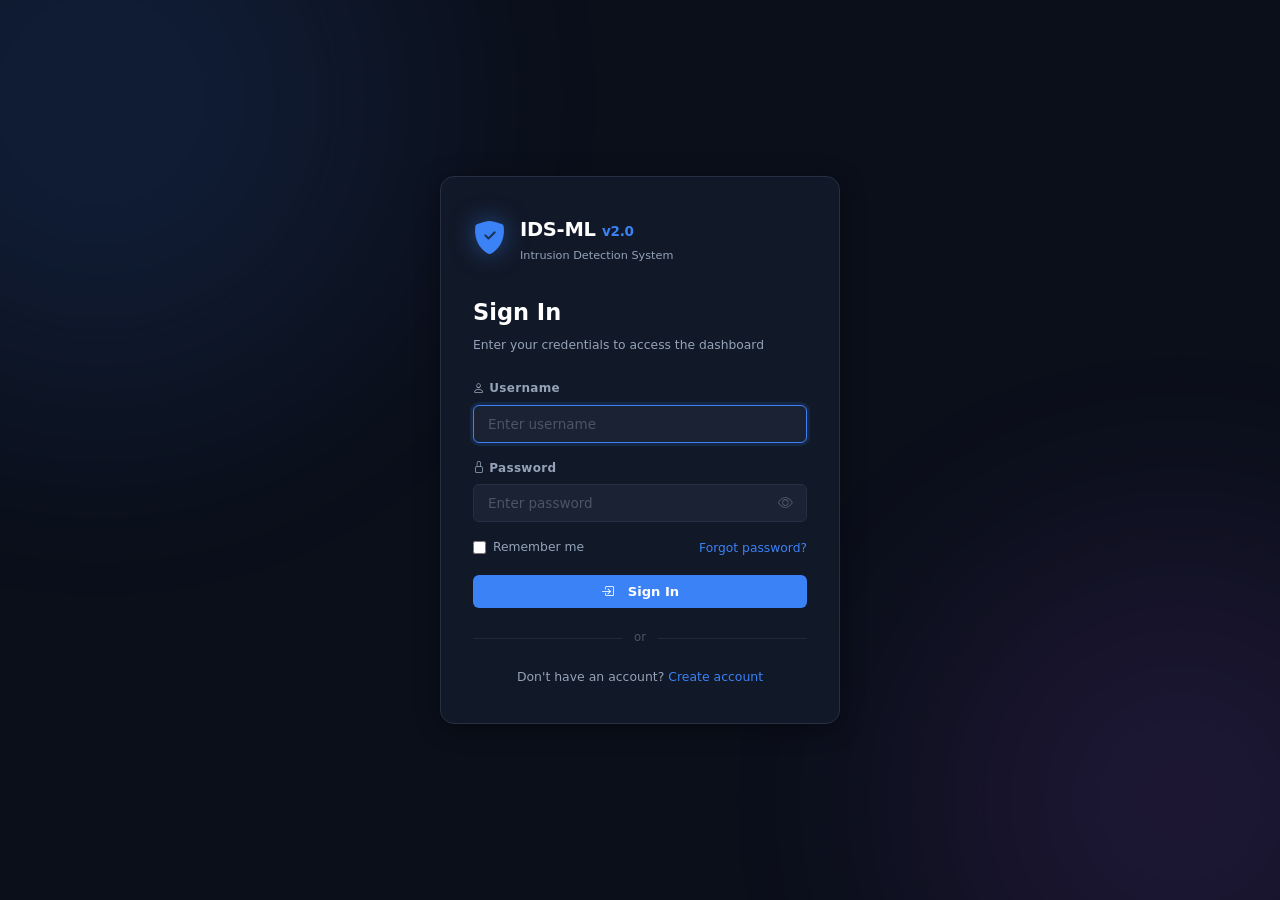
<file: index.html>
<!DOCTYPE html>
<html lang="en">
<head>
  <meta charset="UTF-8"/>
  <meta name="viewport" content="width=device-width, initial-scale=1.0"/>
  <title>IDS-ML v2.0 — Login</title>
  <link rel="stylesheet" href="https://cdn.jsdelivr.net/npm/bootstrap-icons@1.11.3/font/bootstrap-icons.min.css"/>
  <link rel="stylesheet" href="css/style.css"/>
</head>
<body class="auth-body">

<div class="auth-bg">
  <div class="auth-glow auth-glow-1"></div>
  <div class="auth-glow auth-glow-2"></div>
</div>

<div class="auth-wrap">
  <div class="auth-card">

    <!-- Logo -->
    <div class="auth-logo">
      <i class="bi bi-shield-fill-check auth-logo-icon"></i>
      <div>
        <div class="auth-logo-title">IDS-ML <span class="auth-logo-ver">v2.0</span></div>
        <div class="auth-logo-sub">Intrusion Detection System</div>
      </div>
    </div>

    <h2 class="auth-heading">Sign In</h2>
    <p class="auth-sub">Enter your credentials to access the dashboard</p>

    <div id="loginAlert" class="auth-alert d-none"></div>

    <form id="loginForm" onsubmit="handleLogin(event)" novalidate>
      <div class="form-group">
        <label class="form-label"><i class="bi bi-person me-1"></i>Username</label>
        <input type="text" id="loginUsername" class="form-input"
               placeholder="Enter username" autocomplete="username" required/>
      </div>

      <div class="form-group">
        <label class="form-label"><i class="bi bi-lock me-1"></i>Password</label>
        <div class="input-pw-wrap">
          <input type="password" id="loginPassword" class="form-input"
                 placeholder="Enter password" autocomplete="current-password" required/>
          <button type="button" class="pw-toggle" onclick="togglePw('loginPassword',this)"
                  tabindex="-1">
            <i class="bi bi-eye"></i>
          </button>
        </div>
      </div>

      <div class="form-check-row">
        <label class="form-check">
          <input type="checkbox" id="rememberMe"/>
          <span>Remember me</span>
        </label>
        <button type="button" class="link-btn" onclick="showForgot()">
          Forgot password?
        </button>
      </div>

      <button type="submit" class="btn btn-primary btn-full" id="loginBtn">
        <i class="bi bi-box-arrow-in-right me-2"></i>Sign In
      </button>
    </form>

    <div class="auth-divider"><span>or</span></div>

    <p class="auth-switch">
      Don't have an account?
      <a href="register.html" class="link-accent">Create account</a>
    </p>

  </div>
</div>

<!-- Forgot Password Modal -->
<div id="forgotModal" class="modal-overlay" style="display:none;"
     onclick="if(event.target===this)hideForgot()">
  <div class="modal-box" onclick="event.stopPropagation()">
    <div class="modal-header">
      <h3><i class="bi bi-key-fill me-2" style="color:#fcd34d;"></i>Reset Password</h3>
      <button class="btn-icon" onclick="hideForgot()"><i class="bi bi-x-lg"></i></button>
    </div>
    <div class="modal-body">
      <p style="color:var(--text-muted);font-size:0.85rem;margin-bottom:14px;">
        Enter your username or email and a reason. An admin will reset your password.
      </p>
      <div id="forgotAlert" class="auth-alert d-none" style="margin-bottom:12px;"></div>
      <div class="form-group">
        <label class="form-label">Username or Email</label>
        <input type="text" id="forgotIdentifier" class="form-input" placeholder="your_username"/>
      </div>
      <div class="form-group">
        <label class="form-label">Reason (optional)</label>
        <textarea id="forgotReason" class="form-input" rows="2"
                  placeholder="e.g. Forgot my password"></textarea>
      </div>
    </div>
    <div class="modal-footer">
      <button class="btn btn-ghost" onclick="hideForgot()">Cancel</button>
      <button class="btn btn-primary" onclick="submitForgot()">
        <i class="bi bi-send me-1"></i>Send Request
      </button>
    </div>
  </div>
</div>

<script src="js/config.js"></script>
<script src="js/auth.js"></script>
<script src="js/api.js"></script>
<script src="js/login.js"></script>
</body>
</html>
</file>
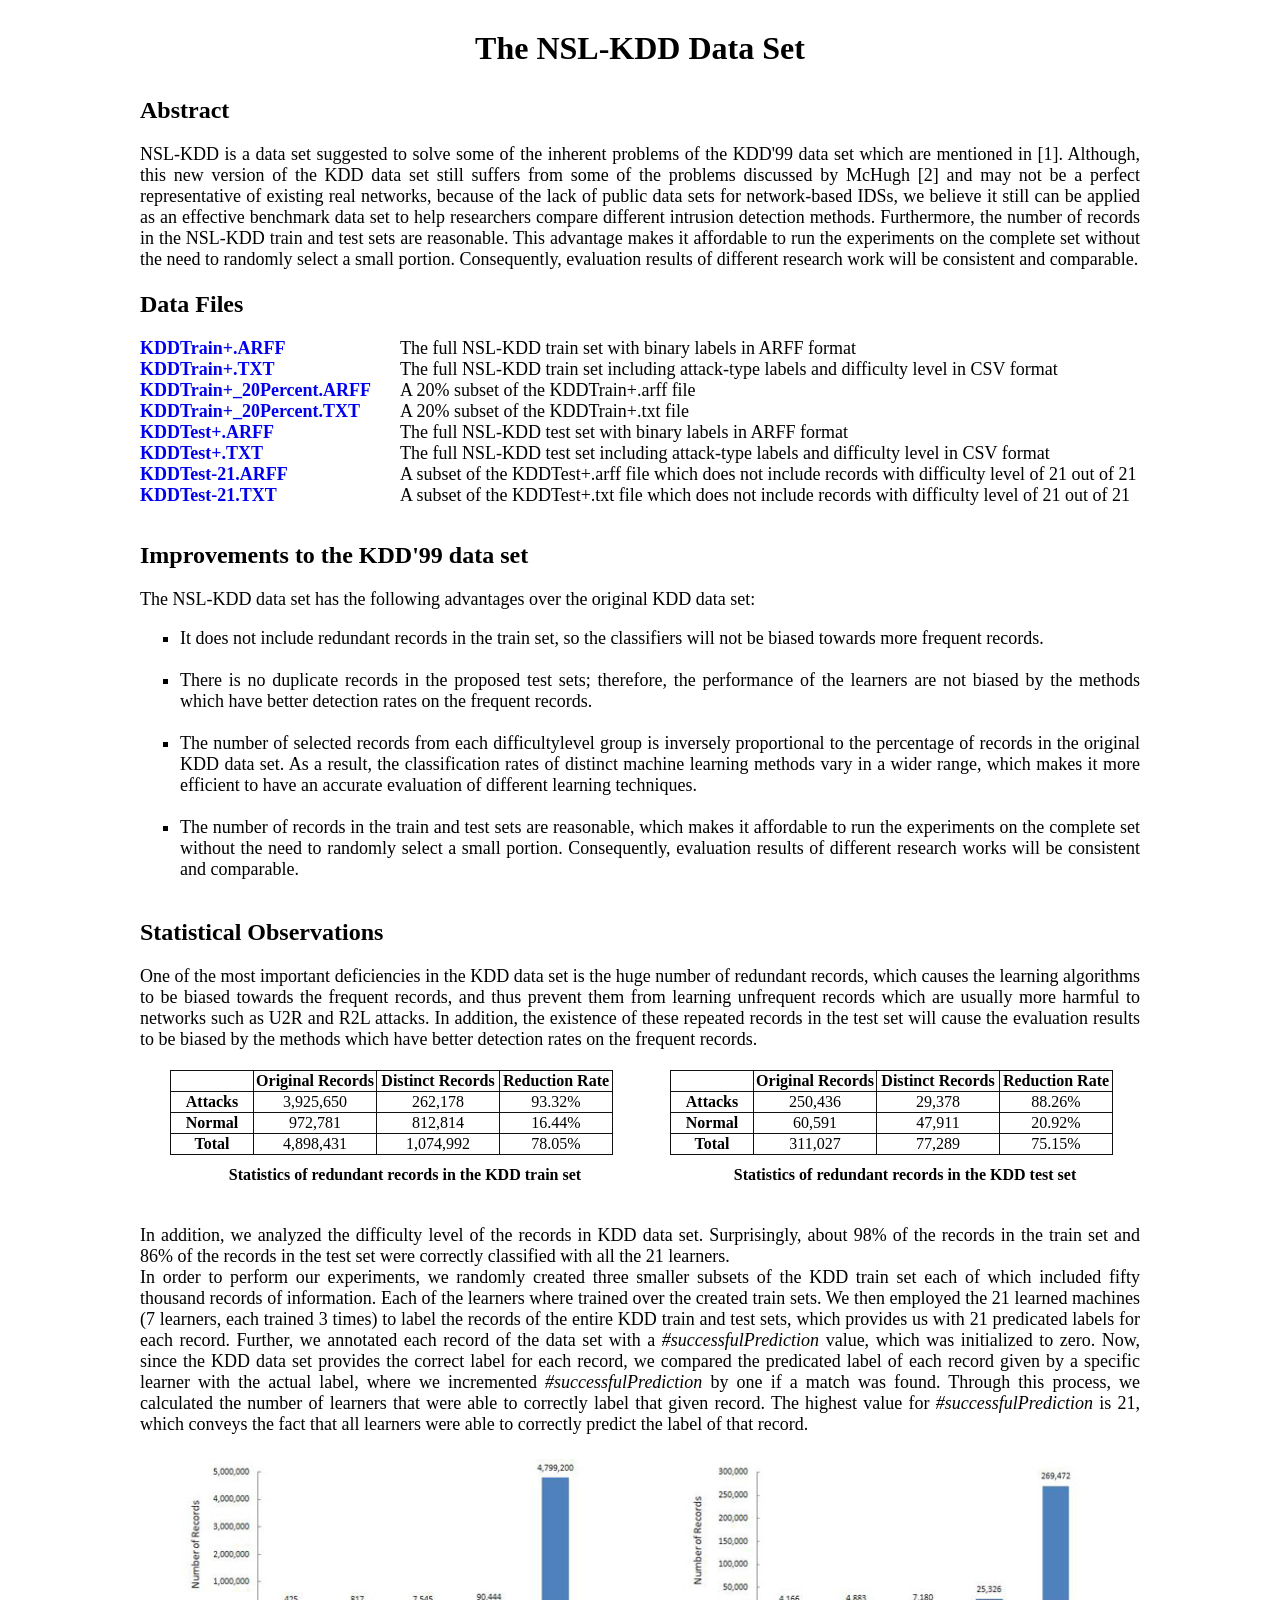
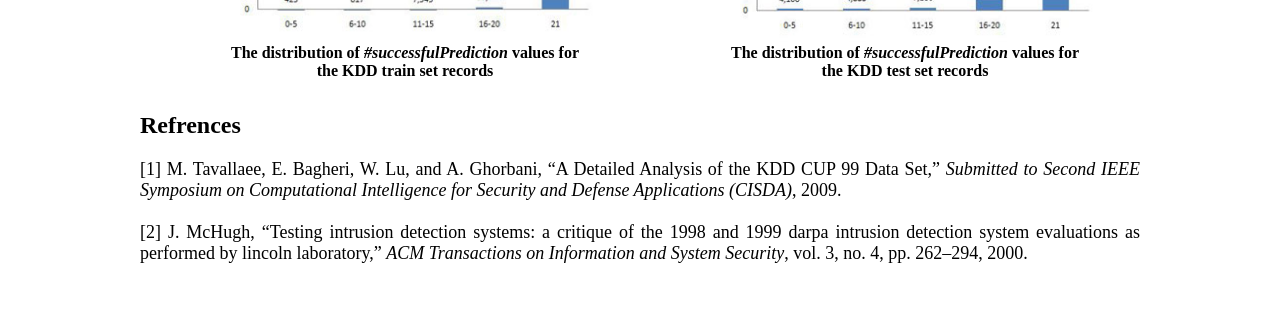
<file: data/raw/nsl-kdd/index.html>
<!DOCTYPE html PUBLIC "-//W3C//DTD XHTML 1.0 Transitional//EN" "http://www.w3.org/TR/xhtml1/DTD/xhtml1-transitional.dtd">
<html xmlns="http://www.w3.org/1999/xhtml">
<head>
    <meta http-equiv="Content-Language" content="en-us" />
    <meta name="GENERATOR" content="Microsoft FrontPage 6.0" />
    <meta name="ProgId" content="FrontPage.Editor.Document" />
    <meta http-equiv="Content-Type" content="text/html; charset=windows-1252" />
    <meta name="keywords" content="NSL-KDD" />
    <title>The NSL-KDD Data Set</title>
</head>
<body style="margin-left: 0; margin-right: 0; margin-top: 0; margin-bottom: 0; background-color: White;">
    <div>
        <center>
            <table style="border-collapse: collapse; border-color: #111111; width: 1000px;" id="AutoNumber1"
                border="0" cellpadding="0" cellspacing="0">
                <tbody>
                    <tr style="height: 30px;">
                    </tr>
                    <tr>
                        <td colspan="2" style="width: 100%; height: 100%; vertical-align: middle; text-align: center;">
                            <label style="font-family: Times New Roman; font-weight: bolder; font-size: xx-large;">
                                The NSL-KDD Data Set</label>
                        </td>
                    </tr>
                    <tr style="height: 30px;">
                    </tr>
                    <tr>
                        <td colspan="2" style="width: 100%; height: 100%; vertical-align: middle; text-align: left;">
                            <label style="font-family: Times New Roman; font-weight: bolder; font-size: x-large;">
                                Abstract</label>
                        </td>
                    </tr>
                    <tr style="height: 20px;">
                    </tr>
                    <tr>
                        <td colspan="2" style="width: 100%; text-align: justify;">
                            <label style="font-family: Times New Roman; font-size: large;">
                                NSL-KDD is a data set suggested to solve some of the inherent problems of the KDD'99
                                data set which are mentioned in [1]. Although, this new version of the KDD data
                                set still suffers from some of the problems discussed by McHugh [2] and may not
                                be a perfect representative of existing real networks, because of the lack of public
                                data sets for network-based IDSs, we believe it still can be applied as an effective
                                benchmark data set to help researchers compare different intrusion detection methods.
                                Furthermore, the number of records in the NSL-KDD train and test sets are reasonable.
                                This advantage makes it affordable to run the experiments on the complete set without
                                the need to randomly select a small portion. Consequently, evaluation results of
                                different research work will be consistent and comparable.
                                <br />
                                <br />
                            </label>
                        </td>
                    </tr>
                    <tr>
                        <td colspan="2" style="width: 100%; height: 100%; vertical-align: middle; text-align: left;">
                            <label style="font-family: Times New Roman; font-weight: bolder; font-size: x-large;">
                                Data Files</label>
                        </td>
                        <tr>
                        </tr>
                        <tr style="height: 20px;">
                        </tr>
                        <tr>
                            <td style="width: 26%; text-align: left;">
                                <a href="http://nsl.cs.unb.ca/NSL-KDD/KDDTrain+.arff" target="_blank" style="text-decoration: none;
                                    font-family: Times New Roman; font-weight: bolder; font-size: large;">KDDTrain+.ARFF</a>
                            </td>
                            <td style="text-align: left;">
                                <label style="font-family: Times New Roman; font-size: large;">
                                    The full NSL-KDD train set with binary labels in ARFF format</label>
                            </td>
                        </tr>
                        <tr>
                            <td style="width: 26%; text-align: left;">
                                <a href="http://nsl.cs.unb.ca/NSL-KDD/KDDTrain+.txt" target="_blank" style="text-decoration: none;
                                    font-family: Times New Roman; font-weight: bolder; font-size: large;">KDDTrain+.TXT</a>
                            </td>
                            <td style="text-align: left;">
                                <label style="font-family: Times New Roman; font-size: large;">
                                    The full NSL-KDD train set including attack-type labels and difficulty level in
                                    CSV format</label>
                            </td>
                        </tr>
                        <tr>
                            <td style="width: 26%; text-align: left;">
                                <a href="http://nsl.cs.unb.ca/NSL-KDD/KDDTrain+_20Percent.arff" target="_blank" style="text-decoration: none;
                                    font-family: Times New Roman; font-weight: bolder; font-size: large;">KDDTrain+_20Percent.ARFF</a>
                            </td>
                            <td style="text-align: left;">
                                <label style="font-family: Times New Roman; font-size: large;">
                                    A 20% subset of the KDDTrain+.arff file</label>
                            </td>
                        </tr>
                        <tr>
                            <td style="width: 26%; text-align: left;">
                                <a href="http://nsl.cs.unb.ca/NSL-KDD/KDDTrain+_20Percent.txt" target="_blank" style="text-decoration: none;
                                    font-family: Times New Roman; font-weight: bolder; font-size: large;">KDDTrain+_20Percent.TXT</a>
                            </td>
                            <td style="text-align: left;">
                                <label style="font-family: Times New Roman; font-size: large;">
                                    A 20% subset of the KDDTrain+.txt file</label>
                            </td>
                        </tr>
                        <tr>
                            <td style="width: 26%; text-align: left;">
                                <a href="http://nsl.cs.unb.ca/NSL-KDD/KDDTest+.arff" target="_blank" style="text-decoration: none;
                                    font-family: Times New Roman; font-weight: bolder; font-size: large;">KDDTest+.ARFF</a>
                            </td>
                            <td style="text-align: left;">
                                <label style="font-family: Times New Roman; font-size: large;">
                                    The full NSL-KDD test set with binary labels in ARFF format</label>
                            </td>
                        </tr>
                        <tr>
                            <td style="width: 26%; text-align: left;">
                                <a href="http://nsl.cs.unb.ca/NSL-KDD/KDDTest+.txt" target="_blank" style="text-decoration: none;
                                    font-family: Times New Roman; font-weight: bolder; font-size: large;">KDDTest+.TXT</a>
                            </td>
                            <td style="text-align: left;">
                                <label style="font-family: Times New Roman; font-size: large;">
                                    The full NSL-KDD test set including attack-type labels and difficulty level in CSV
                                    format</label>
                            </td>
                        </tr>
                        <tr>
                            <td style="width: 26%; text-align: left;">
                                <a href="http://nsl.cs.unb.ca/NSL-KDD/KDDTest-21.arff" target="_blank" style="text-decoration: none;
                                    font-family: Times New Roman; font-weight: bolder; font-size: large;">KDDTest-21.ARFF</a>
                            </td>
                            <td style="text-align: left;">
                                <label style="font-family: Times New Roman; font-size: large;">
                                    A subset of the KDDTest+.arff file which does not include records with difficulty
                                    level of 21 out of 21</label>
                            </td>
                        </tr>
                        <tr>
                            <td style="width: 26%; text-align: left;">
                                <a href="http://nsl.cs.unb.ca/NSL-KDD/KDDTest-21.txt" target="_blank" style="text-decoration: none;
                                    font-family: Times New Roman; font-weight: bolder; font-size: large;">KDDTest-21.TXT</a>
                            </td>
                            <td style="text-align: left;">
                                <label style="font-family: Times New Roman; font-size: large;">
                                    A subset of the KDDTest+.txt file which does not include records with difficulty
                                    level of 21 out of 21</label>
                            </td>
                        </tr>
                        <td colspan="2">
                            <label>
                                <br />
                                <br />
                            </label>
                        </td>
                        <tr>
                            <td colspan="2" style="width: 100%; height: 100%; vertical-align: middle; text-align: left;">
                                <label style="font-family: Times New Roman; font-weight: bolder; font-size: x-large;">
                                    Improvements to the KDD'99 data set</label>
                            </td>
                        </tr>
                        <tr style="height: 20px;">
                        </tr>
                        <tr>
                            <td colspan="2" style="width: 100%; text-align: justify;">
                                <label style="font-family: Times New Roman; font-size: large;">
                                    The NSL-KDD data set has the following advantages over the original KDD data set:
                                </label>
                                <ul style="font-family: Times New Roman; font-size: large;">
                                    <li style="list-style-type: square">It does not include redundant records in the train
                                        set, so the classifiers will not be biased towards more frequent records.</li><br />
                                    <li style="list-style-type: square">There is no duplicate records in the proposed test
                                        sets; therefore, the performance of the learners are not biased by the methods which
                                        have better detection rates on the frequent records.</li><br />
                                    <li style="list-style-type: square">The number of selected records from each difficultylevel
                                        group is inversely proportional to the percentage of records in the original KDD
                                        data set. As a result, the classification rates of distinct machine learning methods
                                        vary in a wider range, which makes it more efficient to have an accurate evaluation
                                        of different learning techniques.</li><br />
                                    <li style="list-style-type: square">The number of records in the train and test sets
                                        are reasonable, which makes it affordable to run the experiments on the complete
                                        set without the need to randomly select a small portion. Consequently, evaluation
                                        results of different research works will be consistent and comparable.</li><br />
                                </ul>
                            </td>
                        </tr>
                        <tr>
                            <td colspan="2" style="width: 100%; height: 100%; vertical-align: middle; text-align: left;">
                                <label style="font-family: Times New Roman; font-weight: bolder; font-size: x-large;">
                                    Statistical Observations</label>
                            </td>
                        </tr>
                        <tr style="height: 20px;">
                        </tr>
                        <tr>
                            <td colspan="2" style="width: 100%; text-align: justify;">
                                <label style="font-family: Times New Roman; font-size: large;">
                                    One of the most important deficiencies in the KDD data set is the huge number of
                                    redundant records, which causes the learning algorithms to be biased towards the
                                    frequent records, and thus prevent them from learning unfrequent records which are
                                    usually more harmful to networks such as U2R and R2L attacks. In addition, the existence
                                    of these repeated records in the test set will cause the evaluation results to be
                                    biased by the methods which have better detection rates on the frequent records.
                                </label>
                            </td>
                        </tr>
                    </tr>
                </tbody>
            </table>
            <table style="border-collapse: collapse; border-color: #111111; width: 1000px;" id="Table2"
                border="0" cellpadding="0" cellspacing="0">
                <tbody>
                    <tr style="height: 20px;">
                    </tr>
                    <tr>
                        <td style="width: 30px;">
                        </td>
                        <td style="width: 470px;">
                            <table style="border-collapse: collapse; border-color: #111111;" id="Table3" border="1"
                                cellpadding="1" cellspacing="0">
                                <tbody>
                                    <tr>
                                        <td style="width: 80px; text-align: center;">
                                            <label style="font-family: Times New Roman; font-size: medium; font-weight: bolder;">
                                            </label>
                                        </td>
                                        <td style="width: 120px; text-align: center;">
                                            <label style="font-family: Times New Roman; font-size: medium; font-weight: bolder;">
                                                Original Records</label>
                                        </td>
                                        <td style="width: 120px; text-align: center;">
                                            <label style="font-family: Times New Roman; font-size: medium; font-weight: bolder;">
                                                Distinct Records</label>
                                        </td>
                                        <td style="width: 110px; text-align: center;">
                                            <label style="font-family: Times New Roman; font-size: medium; font-weight: bolder;">
                                                Reduction Rate</label>
                                        </td>
                                    </tr>
                                    <tr>
                                        <td style="width: 80px; text-align: center;">
                                            <label style="font-family: Times New Roman; font-size: medium; font-weight: bolder;">
                                                Attacks</label>
                                        </td>
                                        <td style="width: 120px; text-align: center;">
                                            <label style="font-family: Times New Roman; font-size: medium;">
                                                3,925,650</label>
                                        </td>
                                        <td style="width: 120px; text-align: center;">
                                            <label style="font-family: Times New Roman; font-size: medium;">
                                                262,178</label>
                                        </td>
                                        <td style="width: 110px; text-align: center;">
                                            <label style="font-family: Times New Roman; font-size: medium;">
                                                93.32%</label>
                                        </td>
                                    </tr>
                                    <tr>
                                        <td style="width: 80px; text-align: center;">
                                            <label style="font-family: Times New Roman; font-size: medium; font-weight: bolder;">
                                                Normal</label>
                                        </td>
                                        <td style="width: 120px; text-align: center;">
                                            <label style="font-family: Times New Roman; font-size: medium;">
                                                972,781</label>
                                        </td>
                                        <td style="width: 120px; text-align: center;">
                                            <label style="font-family: Times New Roman; font-size: medium;">
                                                812,814</label>
                                        </td>
                                        <td style="width: 110px; text-align: center;">
                                            <label style="font-family: Times New Roman; font-size: medium;">
                                                16.44%</label>
                                        </td>
                                    </tr>
                                    <tr>
                                        <td style="width: 80px; text-align: center;">
                                            <label style="font-family: Times New Roman; font-size: medium; font-weight: bolder;">
                                                Total</label>
                                        </td>
                                        <td style="width: 120px; text-align: center;">
                                            <label style="font-family: Times New Roman; font-size: medium;">
                                                4,898,431</label>
                                        </td>
                                        <td style="width: 120px; text-align: center;">
                                            <label style="font-family: Times New Roman; font-size: medium;">
                                                1,074,992</label>
                                        </td>
                                        <td style="width: 110px; text-align: center;">
                                            <label style="font-family: Times New Roman; font-size: medium;">
                                                78.05%</label>
                                        </td>
                                    </tr>
                                </tbody>
                            </table>
                        </td>
                        <td style="width: 30px;">
                        </td>
                        <td style="width: 470px; text-align: justify;">
                            <table style="border-collapse: collapse; border-color: #111111;" id="Table1" border="1"
                                cellpadding="1" cellspacing="0">
                                <tbody>
                                    <tr>
                                        <td style="width: 80px; text-align: center;">
                                            <label style="font-family: Times New Roman; font-size: medium; font-weight: bolder;">
                                            </label>
                                        </td>
                                        <td style="width: 120px; text-align: center;">
                                            <label style="font-family: Times New Roman; font-size: medium; font-weight: bolder;">
                                                Original Records</label>
                                        </td>
                                        <td style="width: 120px; text-align: center;">
                                            <label style="font-family: Times New Roman; font-size: medium; font-weight: bolder;">
                                                Distinct Records</label>
                                        </td>
                                        <td style="width: 110px; text-align: center;">
                                            <label style="font-family: Times New Roman; font-size: medium; font-weight: bolder;">
                                                Reduction Rate</label>
                                        </td>
                                    </tr>
                                    <tr>
                                        <td style="width: 80px; text-align: center;">
                                            <label style="font-family: Times New Roman; font-size: medium; font-weight: bolder;">
                                                Attacks</label>
                                        </td>
                                        <td style="width: 120px; text-align: center;">
                                            <label style="font-family: Times New Roman; font-size: medium;">
                                                250,436</label>
                                        </td>
                                        <td style="width: 120px; text-align: center;">
                                            <label style="font-family: Times New Roman; font-size: medium;">
                                                29,378</label>
                                        </td>
                                        <td style="width: 110px; text-align: center;">
                                            <label style="font-family: Times New Roman; font-size: medium;">
                                                88.26%</label>
                                        </td>
                                    </tr>
                                    <tr>
                                        <td style="width: 80px; text-align: center;">
                                            <label style="font-family: Times New Roman; font-size: medium; font-weight: bolder;">
                                                Normal</label>
                                        </td>
                                        <td style="width: 120px; text-align: center;">
                                            <label style="font-family: Times New Roman; font-size: medium;">
                                                60,591</label>
                                        </td>
                                        <td style="width: 120px; text-align: center;">
                                            <label style="font-family: Times New Roman; font-size: medium;">
                                                47,911</label>
                                        </td>
                                        <td style="width: 110px; text-align: center;">
                                            <label style="font-family: Times New Roman; font-size: medium;">
                                                20.92%</label>
                                        </td>
                                    </tr>
                                    <tr>
                                        <td style="width: 80px; text-align: center;">
                                            <label style="font-family: Times New Roman; font-size: medium; font-weight: bolder;">
                                                Total</label>
                                        </td>
                                        <td style="width: 120px; text-align: center;">
                                            <label style="font-family: Times New Roman; font-size: medium;">
                                                311,027</label>
                                        </td>
                                        <td style="width: 120px; text-align: center;">
                                            <label style="font-family: Times New Roman; font-size: medium;">
                                                77,289</label>
                                        </td>
                                        <td style="width: 110px; text-align: center;">
                                            <label style="font-family: Times New Roman; font-size: medium;">
                                                75.15%</label>
                                        </td>
                                    </tr>
                                </tbody>
                            </table>
                        </td>
                    </tr>
                    <tr style="height: 40px;">
                        <td style="width: 30px;">
                        </td>
                        <td style="width: 470px; text-align: center;">
                            <label style="font-family: Times New Roman; font-size: medium; font-weight: bolder;">
                                Statistics of redundant records in the KDD train set</label>
                        </td>
                        <td style="width: 30px;">
                        </td>
                        <td style="width: 470px; text-align: center;">
                            <label style="font-family: Times New Roman; font-size: medium; font-weight: bolder;">
                                Statistics of redundant records in the KDD test set</label>
                        </td>
                    </tr>
                </tbody>
            </table>
            <table style="border-collapse: collapse; border-color: #111111; width: 1000px;" id="Table4"
                border="0" cellpadding="0" cellspacing="0">
                <tbody>
                    <tr style="height: 30px;">
                    </tr>
                    <tr>
                        <td colspan="4" style="width: 100%; text-align: justify;">
                            <label style="font-family: Times New Roman; font-size: large;">
                                In addition, we analyzed the difficulty level of the records in KDD data set. Surprisingly,
                                about 98% of the records in the train set and 86% of the records in the test set
                                were correctly classified with all the 21 learners.<br />
                            </label>
                            <label style="font-family: Times New Roman; font-size: large;">
                                In order to perform our experiments, we randomly created three smaller subsets of
                                the KDD train set each of which included fifty thousand records of information.
                                Each of the learners where trained over the created train sets. We then employed
                                the 21 learned machines (7 learners, each trained 3 times) to label the records
                                of the entire KDD train and test sets, which provides us with 21 predicated labels
                                for each record. Further, we annotated each record of the data set with a <i>#successfulPrediction</i>
                                value, which was initialized to zero. Now, since the KDD data set provides the correct
                                label for each record, we compared the predicated label of each record given by
                                a specific learner with the actual label, where we incremented <i>#successfulPrediction</i>
                                by one if a match was found. Through this process, we calculated the number of learners
                                that were able to correctly label that given record. The highest value for <i>#successfulPrediction</i>
                                is 21, which conveys the fact that all learners were able to correctly predict the
                                label of that record.
                            </label>
                        </td>
                    </tr>
                    <tr style="height: 20px;">
                    </tr>
                    <tr>
                        <td style="width: 30px;">
                        </td>
                        <td style="width: 470px;">
                            <img src="KDDTrain1.jpg" border="0" width="430" alt="The distribution of #successfulPrediction values for the
                                KDD train set records" />
                        </td>
                        <td style="width: 30px;">
                        </td>
                        <td style="width: 470px; text-align: justify;">
                            <img src="KDDTest1.jpg" border="0" width="430" alt="The distribution of #successfulPrediction values for the
                                KDD test set records" />
                        </td>
                    </tr>
                    <tr style="height: 40px;">
                        <td style="width: 30px;">
                        </td>
                        <td style="width: 470px; text-align: center;">
                            <label style="font-family: Times New Roman; font-size: medium; font-weight: bolder;">
                                The distribution of <i>#successfulPrediction</i> values for<br />the KDD train set records</label>
                        </td>
                        <td style="width: 30px;">
                        </td>
                        <td style="width: 470px; text-align: center;">
                            <label style="font-family: Times New Roman; font-size: medium; font-weight: bolder;">
                                The distribution of <i>#successfulPrediction</i> values for<br />the KDD test set records</label>
                        </td>
                    </tr>
                </tbody>
            </table>
            <table style="border-collapse: collapse; border-color: #111111; width: 1000px;" id="Table5"
                border="0" cellpadding="0" cellspacing="0">
                <tbody>
                    <tr style="height: 30px;">
                    </tr>
                    <tr>
                        <td colspan="2" style="width: 100%; height: 100%; vertical-align: middle; text-align: left;">
                            <label style="font-family: Times New Roman; font-weight: bolder; font-size: x-large;">
                                Refrences</label>
                        </td>
                    </tr>
                    <tr style="height: 20px;">
                    </tr>
                    <tr>
                        <td style="width: 100%; text-align: justify;">
                            <label style="font-family: Times New Roman; font-size: large;">
                                [1] M. Tavallaee, E. Bagheri, W. Lu, and A. Ghorbani, �A Detailed Analysis of the
                                KDD CUP 99 Data Set,� <i>Submitted to Second IEEE Symposium on Computational Intelligence
                                    for Security and Defense Applications (CISDA)</i>, 2009.
                                <br />
                                <br />
                                [2] J. McHugh, �Testing intrusion detection systems: a critique of the 1998 and
                                1999 darpa intrusion detection system evaluations as performed by lincoln laboratory,�
                                <i>ACM Transactions on Information and System Security</i>, vol. 3, no. 4, pp. 262�294,
                                2000.
                            </label>
                        </td>
                    </tr>
                    <tr style="height: 70px;">
                    </tr>
                </tbody>
            </table>
        </center>
    </div>
</body>
</html>
</file>
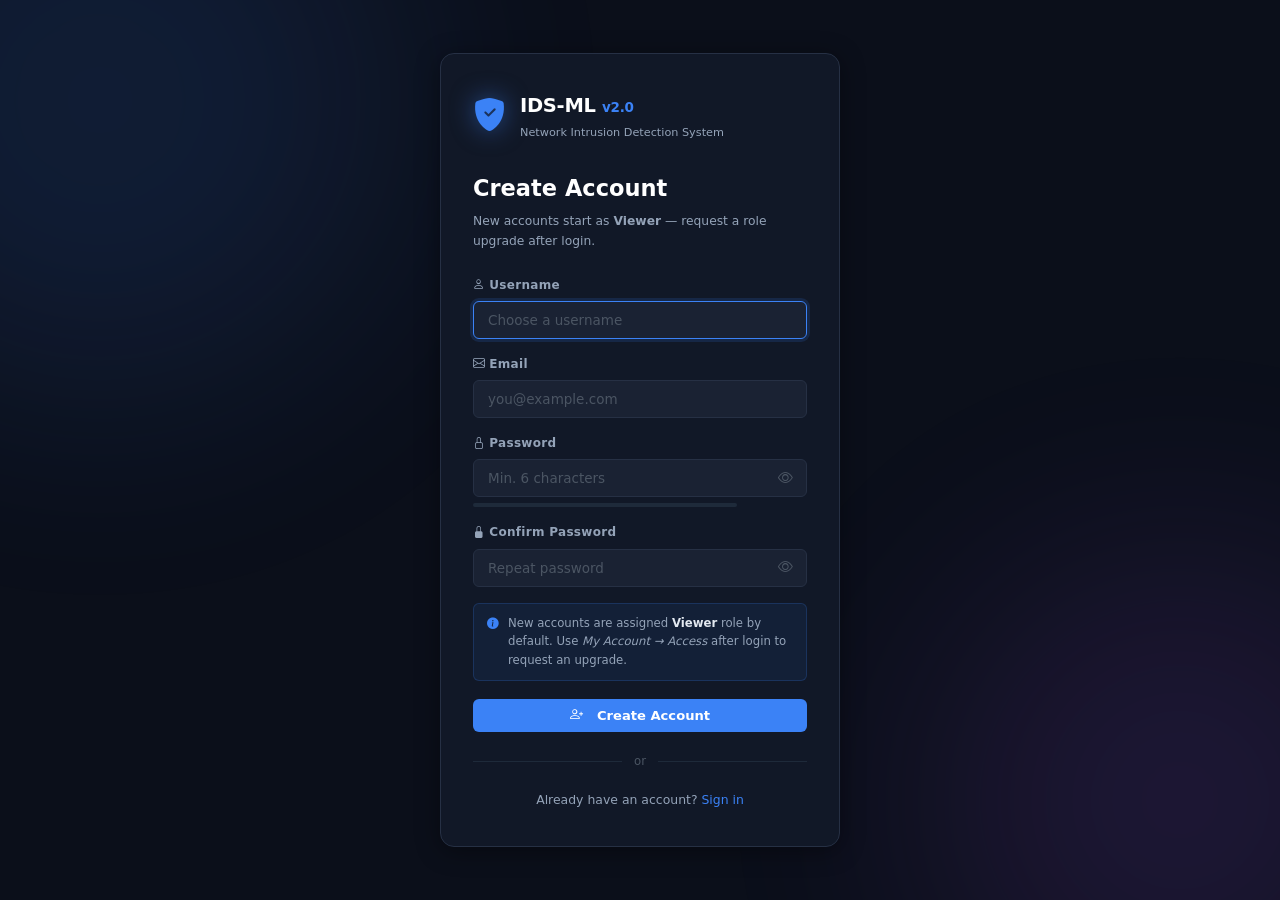
<file: register.html>
<!DOCTYPE html>
<html lang="en">
<head>
  <meta charset="UTF-8"/>
  <meta name="viewport" content="width=device-width, initial-scale=1.0"/>
  <title>IDS-ML v2.0 — Register</title>
  <link rel="stylesheet"
        href="https://cdn.jsdelivr.net/npm/bootstrap-icons@1.11.3/font/bootstrap-icons.min.css"/>
  <link rel="stylesheet" href="css/style.css"/>
</head>
<body class="auth-body">

<!-- Background glow blobs -->
<div class="auth-bg">
  <div class="auth-glow auth-glow-1"></div>
  <div class="auth-glow auth-glow-2"></div>
</div>

<div class="auth-wrap">
  <div class="auth-card">

    <!-- Logo / Brand -->
    <div class="auth-logo">
      <i class="bi bi-shield-fill-check auth-logo-icon"></i>
      <div>
        <div class="auth-logo-title">
          IDS-ML <span class="auth-logo-ver">v2.0</span>
        </div>
        <div class="auth-logo-sub">Network Intrusion Detection System</div>
      </div>
    </div>

    <h2 class="auth-heading">Create Account</h2>
    <p class="auth-sub">
      New accounts start as <strong>Viewer</strong> — request a role upgrade after login.
    </p>

    <!-- Alert -->
    <div id="registerAlert" class="auth-alert"></div>

    <form id="registerForm" onsubmit="handleRegister(event)" novalidate>

      <!-- Username -->
      <div class="form-group">
        <label class="form-label">
          <i class="bi bi-person me-1"></i>Username
        </label>
        <input type="text" id="regUsername" class="form-input"
               placeholder="Choose a username"
               autocomplete="off" required/>
      </div>

      <!-- Email -->
      <div class="form-group">
        <label class="form-label">
          <i class="bi bi-envelope me-1"></i>Email
        </label>
        <input type="email" id="regEmail" class="form-input"
               placeholder="you@example.com"
               autocomplete="off" required/>
      </div>

      <!-- Password -->
      <div class="form-group">
        <label class="form-label">
          <i class="bi bi-lock me-1"></i>Password
        </label>
        <div class="input-pw-wrap">
          <input type="password" id="regPassword" class="form-input"
                 placeholder="Min. 6 characters"
                 autocomplete="new-password" required
                 oninput="updatePwStrength(this.value)"/>
          <button type="button" class="pw-toggle"
                  onclick="togglePw('regPassword', this)" tabindex="-1">
            <i class="bi bi-eye"></i>
          </button>
        </div>
        <!-- Strength bar -->
        <div class="pw-strength-wrap">
          <div class="pw-strength-bar">
            <div id="regPwBar" class="pw-strength-fill" style="width:0%;"></div>
          </div>
          <span id="regPwLabel" class="pw-strength-label"></span>
        </div>
      </div>

      <!-- Confirm Password -->
      <div class="form-group">
        <label class="form-label">
          <i class="bi bi-lock-fill me-1"></i>Confirm Password
        </label>
        <div class="input-pw-wrap">
          <input type="password" id="regConfirm" class="form-input"
                 placeholder="Repeat password"
                 autocomplete="new-password" required/>
          <button type="button" class="pw-toggle"
                  onclick="togglePw('regConfirm', this)" tabindex="-1">
            <i class="bi bi-eye"></i>
          </button>
        </div>
      </div>

      <!-- Role notice -->
      <div style="
        display:flex; align-items:flex-start; gap:9px;
        background:rgba(59,130,246,.08); border:1px solid rgba(59,130,246,.2);
        border-radius:6px; padding:10px 13px;
        font-size:.78rem; color:#94a3b8; margin-bottom:18px;">
        <i class="bi bi-info-circle-fill"
           style="color:#3b82f6; flex-shrink:0; margin-top:1px;"></i>
        <span>
          New accounts are assigned <strong style="color:#e2e8f0;">Viewer</strong>
          role by default. Use <em>My Account → Access</em> after login to request
          an upgrade.
        </span>
      </div>

      <button type="submit" class="btn btn-primary btn-full" id="registerBtn">
        <i class="bi bi-person-plus me-2"></i>Create Account
      </button>

    </form>

    <div class="auth-divider"><span>or</span></div>

    <p class="auth-switch">
      Already have an account?
      <a href="index.html" class="link-accent">Sign in</a>
    </p>

  </div>
</div>

<script src="js/config.js"></script>
<script src="js/auth.js"></script>
<script src="js/api.js"></script>
<script src="js/register.js"></script>
</body>
</html>
</file>
<file: css/style.css>
/* ═══════════════════════════════════════════════════════════════
   IDS-ML v2.0 — Combined Stylesheet (style + account)
════════════════════════════════════════════════════════════════ */

/* ── Variables ─────────────────────────────────────────────────── */
:root {
  --bg-page:       #0b0f1a;
  --bg-card:       #111827;
  --bg-card-alt:   #161d2e;
  --bg-sidebar:    #0d1117;
  --bg-input:      #1a2233;
  --bg-hover:      #1e2a3a;
  --border:        #1e2a3a;
  --border-light:  #263044;
  --accent-blue:   #3b82f6;
  --accent-hover:  #2563eb;
  --accent-teal:   #14b8a6;
  --accent-green:  #22c55e;
  --accent-red:    #ef4444;
  --accent-yellow: #f59e0b;
  --accent-purple: #a855f7;
  --text-main:     #e2e8f0;
  --text-sub:      #94a3b8;
  --text-muted:    #4b5563;
  --text-white:    #ffffff;
  --sidebar-w:          240px;
  --sidebar-collapsed:   64px;
  --topbar-h:            58px;
  --radius:    10px;
  --radius-sm:  6px;
  --radius-lg: 14px;
  --shadow:    0 4px 24px rgba(0,0,0,.4);
  --font: 'Inter','Segoe UI',system-ui,sans-serif;
}

/* ── Reset ──────────────────────────────────────────────────────── */
*,*::before,*::after{box-sizing:border-box;margin:0;padding:0}
html{font-size:15px}
body{
  font-family:var(--font);
  background:var(--bg-page);
  color:var(--text-main);
  min-height:100vh;
  line-height:1.6;
  -webkit-font-smoothing:antialiased;
}
a{color:inherit;text-decoration:none}
button{cursor:pointer;font-family:inherit}
textarea{resize:vertical}

/* ════════════════════════════════════════════════════════════════
   AUTH PAGES
════════════════════════════════════════════════════════════════ */
body.auth-body{
  display:flex;
  align-items:center;
  justify-content:center;
  min-height:100vh;
  background:var(--bg-page);
  overflow-x:hidden;
  position:relative;
}

.auth-bg{
  position:fixed;inset:0;
  pointer-events:none;z-index:0;
  overflow:hidden;
}
.auth-glow{
  position:absolute;
  border-radius:50%;
  filter:blur(120px);
  opacity:.12;
}
.auth-glow-1{
  width:600px;height:600px;
  background:var(--accent-blue);
  top:-200px;left:-200px;
}
.auth-glow-2{
  width:500px;height:500px;
  background:var(--accent-purple);
  bottom:-150px;right:-150px;
}

.auth-wrap{
  position:relative;
  z-index:1;
  width:100%;
  max-width:440px;
  padding:20px;
}

.auth-card{
  background:var(--bg-card);
  border:1px solid var(--border-light);
  border-radius:var(--radius-lg);
  padding:36px 32px;
  box-shadow:var(--shadow);
}

.auth-logo{
  display:flex;align-items:center;
  gap:14px;margin-bottom:28px;
}
.auth-logo-icon{
  font-size:2.2rem;color:var(--accent-blue);
  filter:drop-shadow(0 0 12px rgba(59,130,246,.5));
}
.auth-logo-title{
  font-size:1.3rem;font-weight:700;
  color:var(--text-white);letter-spacing:-.3px;
}
.auth-logo-ver{color:var(--accent-blue);font-size:.9rem;font-weight:600}
.auth-logo-sub{font-size:.75rem;color:var(--text-sub);margin-top:2px}

.auth-heading{font-size:1.5rem;font-weight:700;color:var(--text-white);margin-bottom:6px}
.auth-sub{font-size:.82rem;color:var(--text-sub);margin-bottom:24px}

.auth-alert{
  padding:10px 14px;border-radius:var(--radius-sm);
  font-size:.83rem;margin-bottom:16px;
  display:none;
}
.auth-alert.error  {background:rgba(239,68,68,.12);border:1px solid rgba(239,68,68,.3);color:#f87171;display:block}
.auth-alert.success{background:rgba(34,197,94,.12);border:1px solid rgba(34,197,94,.3);color:#4ade80;display:block}
.auth-alert.info   {background:rgba(59,130,246,.12);border:1px solid rgba(59,130,246,.3);color:#60a5fa;display:block}

.auth-divider{
  text-align:center;position:relative;
  margin:20px 0;color:var(--text-muted);font-size:.78rem;
}
.auth-divider::before{
  content:'';position:absolute;top:50%;left:0;right:0;
  height:1px;background:var(--border);
}
.auth-divider span{position:relative;background:var(--bg-card);padding:0 12px}

.auth-switch{text-align:center;font-size:.83rem;color:var(--text-sub)}

/* ── Forms (shared) ─────────────────────────────────────────────── */
.form-group{margin-bottom:16px}
.form-label{
  display:block;font-size:.8rem;font-weight:600;
  color:var(--text-sub);margin-bottom:6px;letter-spacing:.3px;
}
.form-input{
  width:100%;background:var(--bg-input);
  border:1px solid var(--border-light);
  border-radius:var(--radius-sm);color:var(--text-main);
  padding:10px 14px;font-size:.9rem;font-family:inherit;
  outline:none;transition:border-color .2s,box-shadow .2s;
}
.form-input:focus{
  border-color:var(--accent-blue);
  box-shadow:0 0 0 3px rgba(59,130,246,.15);
}
.form-input::placeholder{color:var(--text-muted)}
textarea.form-input{min-height:80px}

.input-pw-wrap{position:relative}
.input-pw-wrap .form-input{padding-right:44px}
.pw-toggle{
  position:absolute;right:10px;top:50%;transform:translateY(-50%);
  background:none;border:none;color:var(--text-muted);
  font-size:1rem;padding:4px;transition:color .2s;
}
.pw-toggle:hover{color:var(--text-main)}

.pw-strength-wrap{display:flex;align-items:center;gap:10px;margin-top:6px}
.pw-strength-bar{flex:1;height:4px;background:var(--border);border-radius:2px;overflow:hidden}
.pw-strength-fill{height:100%;border-radius:2px;transition:width .3s,background .3s}
.pw-strength-label{font-size:.75rem;color:var(--text-muted);min-width:60px}

.form-check-row{
  display:flex;align-items:center;justify-content:space-between;
  margin-bottom:18px;font-size:.82rem;
}
.form-check{display:flex;align-items:center;gap:7px;color:var(--text-sub);cursor:pointer}
.form-check input[type="checkbox"]{accent-color:var(--accent-blue)}

/* ── Buttons ─────────────────────────────────────────────────────── */
.btn{
  display:inline-flex;align-items:center;justify-content:center;gap:6px;
  padding:9px 18px;border-radius:var(--radius-sm);font-size:.875rem;
  font-weight:600;border:none;outline:none;
  transition:all .2s;cursor:pointer;white-space:nowrap;
}
.btn-primary{background:var(--accent-blue);color:#fff}
.btn-primary:hover{background:var(--accent-hover);transform:translateY(-1px)}
.btn-primary:active{transform:translateY(0)}
.btn-ghost{background:transparent;color:var(--text-sub);border:1px solid var(--border-light)}
.btn-ghost:hover{background:var(--bg-hover);color:var(--text-main)}
.btn-danger{background:rgba(239,68,68,.15);color:#f87171;border:1px solid rgba(239,68,68,.3)}
.btn-danger:hover{background:rgba(239,68,68,.25)}
.btn-full{width:100%}
.btn-sm{padding:6px 12px;font-size:.78rem}
.btn:disabled{opacity:.5;cursor:not-allowed;transform:none!important}
.btn-icon{
  background:none;border:none;color:var(--text-muted);
  font-size:1rem;padding:5px 8px;border-radius:var(--radius-sm);
  transition:color .2s,background .2s;
}
.btn-icon:hover{color:var(--text-main);background:var(--bg-hover)}
.link-btn{
  background:none;border:none;color:var(--accent-blue);
  font-size:.82rem;cursor:pointer;padding:0;transition:opacity .2s;
}
.link-btn:hover{opacity:.75}
.link-accent{color:var(--accent-blue)}
.link-accent:hover{text-decoration:underline}

/* ════════════════════════════════════════════════════════════════
   LAYOUT
════════════════════════════════════════════════════════════════ */
.sidebar{
  position:fixed;top:0;left:0;bottom:0;width:var(--sidebar-w);
  background:var(--bg-sidebar);border-right:1px solid var(--border);
  display:flex;flex-direction:column;z-index:200;
  transition:width .25s ease,transform .25s ease;overflow:hidden;
}
.topbar{
  position:fixed;top:0;left:var(--sidebar-w);right:0;
  height:var(--topbar-h);background:rgba(13,17,23,.95);
  backdrop-filter:blur(10px);border-bottom:1px solid var(--border);
  display:flex;align-items:center;padding:0 20px;gap:14px;
  z-index:150;transition:left .25s ease;
}
.main-content{
  margin-left:var(--sidebar-w);margin-top:var(--topbar-h);
  padding:24px;min-height:calc(100vh - var(--topbar-h));
  transition:margin-left .25s ease;
}

/* collapsed */
.sidebar.collapsed{width:var(--sidebar-collapsed)}
.sidebar.collapsed .logo-text,
.sidebar.collapsed .sidebar-user-info,
.sidebar.collapsed .sidebar-footer,
.sidebar.collapsed .nav-section-label,
.sidebar.collapsed .nav-item span,
.sidebar.collapsed .nav-badge,
.sidebar.collapsed .role-banner-inner span{display:none}
.sidebar.collapsed+.topbar{left:var(--sidebar-collapsed)}
.sidebar.collapsed~.main-content{margin-left:var(--sidebar-collapsed)}

/* ── Sidebar Logo ─────────────────────────────────────────────── */
.sidebar-logo{
  display:flex;align-items:center;justify-content:space-between;
  padding:16px 16px 12px;border-bottom:1px solid var(--border);min-height:58px;
}
.logo-link{display:flex;align-items:center;gap:10px;overflow:hidden}
.logo-icon{
  font-size:1.5rem;color:var(--accent-blue);
  filter:drop-shadow(0 0 8px rgba(59,130,246,.4));flex-shrink:0;
}
.logo-text{font-size:1rem;font-weight:700;color:var(--text-white);white-space:nowrap}
.logo-ver{color:var(--accent-blue);font-size:.75rem}
.sidebar-toggle{
  background:none;border:none;color:var(--text-muted);
  font-size:1.1rem;padding:5px;border-radius:var(--radius-sm);
  flex-shrink:0;transition:color .2s,background .2s;
}
.sidebar-toggle:hover{color:var(--text-main);background:var(--bg-hover)}

/* ── Role Banner ──────────────────────────────────────────────── */
.role-banner-inner{
  display:flex;align-items:center;gap:8px;padding:8px 16px;
  font-size:.72rem;font-weight:700;letter-spacing:.8px;text-transform:uppercase;
}
.banner-admin  {background:rgba(239,68,68,.1);color:#f87171;border-bottom:1px solid rgba(239,68,68,.2)}
.banner-analyst{background:rgba(59,130,246,.1);color:#60a5fa;border-bottom:1px solid rgba(59,130,246,.2)}
.banner-viewer {background:rgba(34,197,94,.1);color:#4ade80;border-bottom:1px solid rgba(34,197,94,.2)}

/* ── Sidebar User ─────────────────────────────────────────────── */
.sidebar-user{
  display:flex;align-items:center;gap:10px;
  padding:12px 16px;border-bottom:1px solid var(--border);
}
.user-avatar{
  width:36px;height:36px;border-radius:8px;
  background:linear-gradient(135deg,var(--accent-blue),var(--accent-purple));
  color:#fff;font-size:.9rem;font-weight:700;
  display:flex;align-items:center;justify-content:center;flex-shrink:0;
}
.sidebar-username{
  font-size:.83rem;font-weight:600;color:var(--text-main);
  white-space:nowrap;overflow:hidden;text-overflow:ellipsis;
}
.sidebar-role{font-size:.72rem;color:var(--text-muted);margin-top:1px;text-transform:capitalize}

/* ── Sidebar Nav ──────────────────────────────────────────────── */
.sidebar-nav{flex:1;padding:8px;overflow-y:auto;overflow-x:hidden}
.sidebar-nav::-webkit-scrollbar{width:4px}
.sidebar-nav::-webkit-scrollbar-thumb{background:var(--border-light);border-radius:4px}
.nav-section-label{
  font-size:.65rem;font-weight:700;letter-spacing:1px;
  color:var(--text-muted);padding:10px 10px 4px;text-transform:uppercase;
}
.nav-item{
  display:flex;align-items:center;gap:10px;padding:9px 10px;
  border-radius:var(--radius-sm);color:var(--text-sub);font-size:.85rem;
  font-weight:500;margin-bottom:2px;cursor:pointer;
  transition:background .15s,color .15s;white-space:nowrap;overflow:hidden;
}
.nav-item i{font-size:1rem;flex-shrink:0;width:18px;text-align:center}
.nav-item:hover{background:var(--bg-hover);color:var(--text-main)}
.nav-item.active{background:rgba(59,130,246,.15);color:var(--accent-blue);font-weight:600}
.nav-item.active i{color:var(--accent-blue)}
.nav-badge{
  background:var(--accent-blue);color:#fff;font-size:.65rem;
  font-weight:700;padding:1px 6px;border-radius:20px;
  margin-left:auto;min-width:18px;text-align:center;
}
.nav-badge.danger{background:var(--accent-red)}
.sidebar-footer{
  padding:12px 16px;border-top:1px solid var(--border);
  display:flex;align-items:center;gap:8px;font-size:.75rem;color:var(--text-muted);
}
.online-dot{
  width:7px;height:7px;border-radius:50%;
  background:var(--accent-green);
  box-shadow:0 0 6px rgba(34,197,94,.6);flex-shrink:0;
}

/* ── Topbar ───────────────────────────────────────────────────── */
.topbar-toggle{
  background:none;border:none;color:var(--text-muted);
  font-size:1.25rem;padding:6px;border-radius:var(--radius-sm);
  transition:color .2s;display:none;
}
.topbar-title{font-size:.95rem;font-weight:600;color:var(--text-main);flex:1}
.topbar-right{display:flex;align-items:center;gap:12px;margin-left:auto}
.topbar-online{display:flex;align-items:center;gap:6px;font-size:.78rem;color:var(--text-muted)}
.topbar-user{display:flex;align-items:center;gap:7px;font-size:.85rem;color:var(--text-sub)}

/* ── Roles & Pills ───────────────────────────────────────────── */
.role-badge{
  font-size:.7rem;font-weight:700;padding:2px 9px;
  border-radius:20px;text-transform:capitalize;letter-spacing:.3px;
}
.role-badge.admin  {background:rgba(239,68,68,.15);color:#f87171}
.role-badge.analyst{background:rgba(59,130,246,.15);color:#60a5fa}
.role-badge.viewer {background:rgba(34,197,94,.15);color:#4ade80}

.role-pill{
  display:inline-block;font-size:.72rem;font-weight:700;
  padding:2px 8px;border-radius:20px;text-transform:capitalize;
}
.role-pill.admin  {background:rgba(239,68,68,.15);color:#f87171}
.role-pill.analyst{background:rgba(59,130,246,.15);color:#60a5fa}
.role-pill.viewer {background:rgba(34,197,94,.15);color:#4ade80}

.status-pill{display:inline-block;font-size:.72rem;font-weight:600;padding:2px 8px;border-radius:20px}
.status-pill.active  {background:rgba(34,197,94,.15);color:#4ade80}
.status-pill.inactive{background:rgba(100,116,139,.15);color:#94a3b8}

/* ════════════════════════════════════════════════════════════════
   CONTENT SECTIONS
════════════════════════════════════════════════════════════════ */
.content-section{display:none}
.content-section.active{display:block}

.section-header{
  display:flex;align-items:flex-start;justify-content:space-between;
  gap:16px;margin-bottom:20px;flex-wrap:wrap;
}
.section-title{
  font-size:1.35rem;font-weight:700;color:var(--text-white);
  display:flex;align-items:center;gap:10px;
}
.section-title i{color:var(--accent-blue)}
.section-sub{font-size:.82rem;color:var(--text-sub);margin-top:4px}

/* ── Stat Cards ───────────────────────────────────────────────── */
.stats-grid{
  display:grid;grid-template-columns:repeat(auto-fill,minmax(170px,1fr));
  gap:14px;margin-bottom:24px;
}
.stats-grid-6{grid-template-columns:repeat(6,1fr);}
.card-row{display:flex;gap:16px;}
.card-row>.card{flex:1;min-width:0;}
.stat-card.purple{border-color:#8b5cf633;}.stat-card.purple .stat-icon{color:#8b5cf6;background:#8b5cf622;}
.stat-card.purple .stat-value{color:#8b5cf6;}
.stat-card.orange{border-color:#f9731633;}.stat-card.orange .stat-icon{color:#f97316;background:#f9731622;}
.stat-card.orange .stat-value{color:#f97316;}
.threat-label{color:#ef4444;font-weight:600;font-size:12px;}
.normal-label{color:#64748b;font-size:12px;}
.stat-card{
  background:var(--bg-card);border:1px solid var(--border);
  border-radius:var(--radius);padding:16px;
  display:flex;flex-direction:column;gap:10px;
  transition:border-color .2s,transform .2s;position:relative;overflow:hidden;
}
.stat-card::before{
  content:'';position:absolute;top:0;left:0;right:0;
  height:2px;border-radius:var(--radius) var(--radius) 0 0;
}
.stat-card.blue::before  {background:var(--accent-blue)}
.stat-card.red::before   {background:var(--accent-red)}
.stat-card.green::before {background:var(--accent-green)}
.stat-card.yellow::before{background:var(--accent-yellow)}
.stat-card.purple::before{background:var(--accent-purple)}
.stat-card.teal::before  {background:var(--accent-teal)}
.stat-card:hover{border-color:var(--border-light);transform:translateY(-2px)}
.stat-icon{font-size:1.4rem;opacity:.7}
.stat-card.blue .stat-icon   {color:var(--accent-blue)}
.stat-card.red .stat-icon    {color:var(--accent-red)}
.stat-card.green .stat-icon  {color:var(--accent-green)}
.stat-card.yellow .stat-icon {color:var(--accent-yellow)}
.stat-card.purple .stat-icon {color:var(--accent-purple)}
.stat-card.teal .stat-icon   {color:var(--accent-teal)}
.stat-value{font-size:1.6rem;font-weight:700;color:var(--text-white);line-height:1.1}
.stat-label{font-size:.75rem;color:var(--text-sub);margin-top:3px}
.stat-trend{
  font-size:.7rem;font-weight:600;padding:2px 7px;
  border-radius:20px;align-self:flex-start;
  background:var(--bg-card-alt);color:var(--text-muted);
}
.stat-trend.up    {background:rgba(34,197,94,.1);color:#4ade80}
.stat-trend.danger{background:rgba(239,68,68,.1);color:#f87171}

/* ── Cards ───────────────────────────────────────────────────── */
.card{
  background:var(--bg-card);border:1px solid var(--border);
  border-radius:var(--radius);overflow:hidden;transition:border-color .2s;
}
.card:hover{border-color:var(--border-light)}
.card-header{
  display:flex;align-items:center;justify-content:space-between;
  padding:14px 18px;border-bottom:1px solid var(--border);gap:10px;flex-wrap:wrap;
}
.card-header h3{
  font-size:.9rem;font-weight:700;color:var(--text-main);
  display:flex;align-items:center;gap:8px;
}
.card-header h3 i{color:var(--accent-blue)}
.card-body{padding:18px}
.card-link{
  font-size:.78rem;color:var(--accent-blue);
  display:flex;align-items:center;gap:4px;transition:opacity .2s;
}
.card-link:hover{opacity:.7}

/* ── Info Cards ───────────────────────────────────────────────── */
.info-card{
  background:var(--bg-card);border:1px solid var(--border);
  border-radius:var(--radius);overflow:hidden;height:100%;
}
.info-card-header{
  display:flex;align-items:center;padding:12px 16px;
  border-bottom:1px solid var(--border);font-size:.82rem;
  font-weight:700;color:var(--text-main);gap:8px;flex-wrap:wrap;
}
.info-card-body{padding:14px 16px}
.info-row{
  display:flex;justify-content:space-between;align-items:center;
  padding:7px 0;border-bottom:1px solid var(--border);font-size:.83rem;gap:8px;
}
.info-row:last-child{border-bottom:none}
.info-key{color:var(--text-sub);flex-shrink:0}
.info-val{color:var(--text-main);font-weight:500;text-align:right}

/* ── Quick Actions ────────────────────────────────────────────── */
.quick-action-btn{
  width:100%;display:flex;align-items:center;gap:12px;padding:12px 14px;
  background:var(--bg-card-alt);border:1px solid var(--border);
  border-radius:var(--radius-sm);color:var(--text-main);font-size:.83rem;
  cursor:pointer;transition:background .2s,border-color .2s;margin-bottom:8px;
}
.quick-action-btn:hover{background:var(--bg-hover);border-color:var(--border-light)}
.quick-action-btn i:first-child{font-size:1.1rem}
.quick-action-btn strong{display:block;font-size:.83rem}
.quick-action-btn small{display:block;font-size:.72rem;color:var(--text-muted)}

/* ── Permissions ──────────────────────────────────────────────── */
.permissions-grid{
  display:grid;grid-template-columns:repeat(auto-fill,minmax(180px,1fr));gap:8px;padding:4px 0;
}
.perm-item{
  display:flex;align-items:center;gap:8px;padding:8px 10px;
  border-radius:var(--radius-sm);font-size:.8rem;
  background:var(--bg-card-alt);border:1px solid var(--border);
}
.perm-item.allowed{border-color:rgba(34,197,94,.2)}
.perm-item.denied{opacity:.45}
.perm-item.allowed .bi-check-circle-fill{color:var(--accent-green)}
.perm-item.denied  .bi-x-circle-fill    {color:var(--accent-red)}
.perm-feat-icon{color:var(--text-muted);font-size:.85rem}

/* ── Viewer Notice ────────────────────────────────────────────── */
.viewer-notice{
  background:rgba(59,130,246,.07);border:1px solid rgba(59,130,246,.2);
  border-radius:var(--radius);padding:18px 20px;
  display:flex;align-items:flex-start;gap:14px;font-size:.85rem;color:var(--text-sub);
}
.viewer-notice i{color:var(--accent-blue);font-size:1.4rem;flex-shrink:0}
.viewer-notice strong{color:var(--text-main)}

/* ── Coming Soon ──────────────────────────────────────────────── */
.coming-soon{text-align:center;padding:50px 20px;color:var(--text-muted)}
.coming-soon-icon{font-size:2.8rem;margin-bottom:14px;display:block;opacity:.4}
.coming-soon p{font-size:.88rem;margin-bottom:12px}
.phase-badge{
  display:inline-block;background:rgba(59,130,246,.1);color:var(--accent-blue);
  border:1px solid rgba(59,130,246,.25);border-radius:20px;
  font-size:.72rem;font-weight:700;padding:3px 12px;letter-spacing:.3px;
}

/* ── Tables ───────────────────────────────────────────────────── */
.table-wrap{overflow-x:auto}
.data-table{width:100%;border-collapse:collapse;font-size:.83rem}
.data-table th{
  padding:10px 14px;text-align:left;font-size:.72rem;font-weight:700;
  color:var(--text-muted);letter-spacing:.5px;text-transform:uppercase;
  background:var(--bg-card-alt);border-bottom:1px solid var(--border);white-space:nowrap;
}
.data-table td{
  padding:11px 14px;border-bottom:1px solid var(--border);
  color:var(--text-main);vertical-align:middle;
}
.data-table tr:last-child td{border-bottom:none}
.data-table tr:hover td{background:var(--bg-hover)}
.tbl-empty{text-align:center;padding:30px;color:var(--text-muted)}
.user-actions{display:flex;gap:5px;flex-wrap:wrap}
.btn-sm-action{
  padding:4px 10px;font-size:.72rem;font-weight:600;
  border-radius:var(--radius-sm);border:none;cursor:pointer;
  display:flex;align-items:center;gap:4px;transition:opacity .2s;white-space:nowrap;
}
.btn-sm-action.role {background:rgba(59,130,246,.15);color:#60a5fa}
.btn-sm-action.deact{background:rgba(245,158,11,.15);color:#fbbf24}
.btn-sm-action.act  {background:rgba(34,197,94,.15);color:#4ade80}
.btn-sm-action.pwd  {background:rgba(168,85,247,.15);color:#c084fc}
.btn-sm-action.del  {background:rgba(239,68,68,.15);color:#f87171}

/* ── Health ───────────────────────────────────────────────────── */
.health-row{
  display:flex;justify-content:space-between;align-items:center;
  padding:9px 0;border-bottom:1px solid var(--border);font-size:.85rem;gap:8px;
}
.health-row:last-child{border-bottom:none}
.health-label{color:var(--text-sub)}
.health-val{color:var(--text-main);font-weight:500}
.status-dot{
  display:inline-block;width:7px;height:7px;
  border-radius:50%;margin-right:6px;
}
.status-dot.green{background:var(--accent-green);box-shadow:0 0 5px rgba(34,197,94,.5)}
.status-dot.red  {background:var(--accent-red)}

/* ── Skeleton ─────────────────────────────────────────────────── */
.skeleton-row{
  height:14px;
  background:linear-gradient(90deg,var(--border) 25%,var(--border-light) 50%,var(--border) 75%);
  background-size:400px 100%;animation:shimmer 1.5s infinite;
  border-radius:4px;margin-bottom:10px;
}
@keyframes shimmer{from{background-position:-400px 0}to{background-position:400px 0}}

/* ── PCAP ─────────────────────────────────────────────────────── */
.pcap-dropzone{
  border:2px dashed var(--border-light);border-radius:var(--radius);
  padding:40px 20px;text-align:center;cursor:pointer;
  transition:border-color .2s,background .2s;
}
.pcap-dropzone:hover,.pcap-dropzone.drag-over{
  border-color:var(--accent-blue);background:rgba(59,130,246,.05);
}
.pcap-drop-icon{font-size:2.5rem;color:var(--text-muted);margin-bottom:12px;display:block}
.pcap-drop-text{font-size:.9rem;color:var(--text-main);margin-bottom:5px}
.pcap-drop-sub{font-size:.78rem;color:var(--text-muted)}
.pcap-file-info{
  display:flex;align-items:center;gap:10px;padding:12px 16px;
  background:var(--bg-card-alt);border:1px solid var(--border-light);
  border-radius:var(--radius-sm);font-size:.85rem;color:var(--text-main);
}
.pcap-progress{height:5px;background:var(--border);border-radius:3px;overflow:hidden;margin-top:12px}
.pcap-progress-bar{
  height:100%;background:linear-gradient(90deg,var(--accent-blue),var(--accent-teal));
  border-radius:3px;transition:width .3s;
}
.pcap-error-banner{
  padding:10px 14px;background:rgba(239,68,68,.1);
  border:1px solid rgba(239,68,68,.25);border-radius:var(--radius-sm);
  color:#f87171;font-size:.83rem;margin-bottom:14px;
}
.pcap-badge{font-size:.72rem;font-weight:700;padding:3px 10px;border-radius:20px}
.pcap-badge.success{background:rgba(34,197,94,.1);color:#4ade80;border:1px solid rgba(34,197,94,.2)}
.pcap-badge.danger {background:rgba(239,68,68,.1);color:#f87171;border:1px solid rgba(239,68,68,.2)}
.pcap-features-grid{display:grid;grid-template-columns:repeat(auto-fill,minmax(160px,1fr));gap:10px}

/* ── PCAP Result Card ────────────────────────────────────────── */
.pcap-result-header{
  display:flex;align-items:center;justify-content:space-between;
  gap:12px;margin-bottom:8px;flex-wrap:wrap;
}
.pcap-result-title{
  display:flex;align-items:center;font-size:1rem;
  overflow:hidden;text-overflow:ellipsis;white-space:nowrap;
}
.pcap-badge.warning{
  background:rgba(245,158,11,.1);color:#fbbf24;
  border:1px solid rgba(245,158,11,.25);
}

/* ── Risk Card ───────────────────────────────────────────────── */
.pcap-risk-card{
  background:var(--bg-card-alt);border:1px solid var(--border);
  border-radius:var(--radius);padding:18px 20px;
}
.pcap-risk-header{
  display:flex;align-items:center;gap:14px;margin-bottom:14px;
}
.pcap-risk-label{
  font-size:1.2rem;font-weight:800;text-transform:uppercase;
  letter-spacing:.5px;line-height:1.2;
}
.pcap-risk-sub{
  font-size:.72rem;color:var(--text-muted);margin-top:2px;
}
.pcap-risk-meta{
  display:grid;grid-template-columns:repeat(auto-fill,minmax(180px,1fr));
  gap:10px;padding-top:14px;border-top:1px solid var(--border);
}
.pcap-risk-meta-item{
  display:flex;flex-direction:column;gap:3px;font-size:.82rem;
}
.pcap-risk-meta-item span{color:var(--text-muted);font-size:.72rem}
.pcap-risk-meta-item strong{color:var(--text-main);font-size:.85rem;font-weight:600}

/* ── Feature Cards ───────────────────────────────────────────── */
.pcap-feat-card{
  background:var(--bg-card-alt);border:1px solid var(--border);
  border-radius:var(--radius-sm);padding:14px;
  display:flex;flex-direction:column;gap:6px;
  transition:border-color .2s,transform .2s;position:relative;overflow:hidden;
}
.pcap-feat-card::before{
  content:'';position:absolute;top:0;left:0;right:0;
  height:2px;border-radius:var(--radius-sm) var(--radius-sm) 0 0;
}
.pcap-feat-card.blue::before  {background:var(--accent-blue)}
.pcap-feat-card.red::before   {background:var(--accent-red)}
.pcap-feat-card.green::before {background:var(--accent-green)}
.pcap-feat-card.yellow::before{background:var(--accent-yellow)}
.pcap-feat-card.purple::before{background:var(--accent-purple)}
.pcap-feat-card.teal::before  {background:var(--accent-teal)}
.pcap-feat-card:hover{border-color:var(--border-light);transform:translateY(-2px)}
.pcap-feat-icon{font-size:1.2rem;opacity:.7}
.pcap-feat-card.blue .pcap-feat-icon   {color:var(--accent-blue)}
.pcap-feat-card.red .pcap-feat-icon    {color:var(--accent-red)}
.pcap-feat-card.green .pcap-feat-icon  {color:var(--accent-green)}
.pcap-feat-card.yellow .pcap-feat-icon {color:var(--accent-yellow)}
.pcap-feat-card.purple .pcap-feat-icon {color:var(--accent-purple)}
.pcap-feat-card.teal .pcap-feat-icon   {color:var(--accent-teal)}
.pcap-feat-val{font-size:1.15rem;font-weight:700;color:var(--text-white);line-height:1.1}
.pcap-feat-label{font-size:.72rem;color:var(--text-sub)}

/* ── Role Requests ────────────────────────────────────────────── */
.req-filter-btn{
  background:transparent;border:1px solid var(--border-light);
  color:var(--text-sub);padding:5px 14px;border-radius:20px;
  font-size:.78rem;font-weight:600;cursor:pointer;transition:all .2s;
}
.req-filter-btn.active,.req-filter-btn:hover{
  background:var(--accent-blue);color:#fff;border-color:var(--accent-blue);
}
.req-card{
  background:var(--bg-card-alt);border:1px solid var(--border);
  border-radius:var(--radius);padding:14px 16px;margin-bottom:10px;transition:border-color .2s;
}
.req-card:hover{border-color:var(--border-light)}
.req-card.pending {border-left:3px solid var(--accent-yellow)}
.req-card.approved{border-left:3px solid var(--accent-green)}
.req-card.rejected{border-left:3px solid var(--accent-red)}
.req-card-top{display:flex;align-items:center;justify-content:space-between;margin-bottom:10px;flex-wrap:wrap;gap:8px}
.req-card-user{display:flex;align-items:center;gap:10px}
.req-avatar{
  width:32px;height:32px;border-radius:8px;
  background:linear-gradient(135deg,var(--accent-blue),var(--accent-purple));
  color:#fff;font-weight:700;font-size:.85rem;
  display:flex;align-items:center;justify-content:center;
}
.req-card-uname{font-weight:600;font-size:.88rem}
.req-card-meta{font-size:.72rem;color:var(--text-muted);margin-top:2px}
.req-badge{
  font-size:.7rem;font-weight:700;padding:3px 10px;
  border-radius:20px;display:flex;align-items:center;gap:5px;
}
.req-badge.pending {background:rgba(245,158,11,.1);color:#fbbf24}
.req-badge.approved{background:rgba(34,197,94,.1);color:#4ade80}
.req-badge.rejected{background:rgba(239,68,68,.1);color:#f87171}
.req-card-body{margin-bottom:12px}
.req-role-arrow{display:flex;align-items:center;gap:8px;font-size:.83rem}
.req-role-arrow .arr{color:var(--text-muted)}
.req-reason-box{
  background:var(--bg-card);border:1px solid var(--border);
  border-radius:var(--radius-sm);padding:8px 12px;
  font-size:.8rem;color:var(--text-sub);margin-top:8px;font-style:italic;
}
.req-card-actions{display:flex;align-items:center;gap:8px;flex-wrap:wrap}
.btn-approve{
  background:rgba(34,197,94,.15);color:#4ade80;
  border:1px solid rgba(34,197,94,.3);padding:6px 14px;
  border-radius:var(--radius-sm);font-size:.8rem;font-weight:600;
  cursor:pointer;display:flex;align-items:center;gap:5px;transition:background .2s;
}
.btn-approve:hover{background:rgba(34,197,94,.25)}
.btn-reject{
  background:rgba(239,68,68,.1);color:#f87171;
  border:1px solid rgba(239,68,68,.25);padding:6px 14px;
  border-radius:var(--radius-sm);font-size:.8rem;font-weight:600;
  cursor:pointer;display:flex;align-items:center;gap:5px;transition:background .2s;
}
.btn-reject:hover{background:rgba(239,68,68,.2)}
.req-reviewed-by{font-size:.75rem;color:var(--text-muted);display:flex;align-items:center;gap:4px}

.requests-table{width:100%;border-collapse:collapse;font-size:.83rem}
.requests-table th{
  padding:9px 14px;text-align:left;font-size:.72rem;font-weight:700;
  color:var(--text-muted);letter-spacing:.5px;text-transform:uppercase;
  background:var(--bg-card-alt);border-bottom:1px solid var(--border);
}
.requests-table td{padding:10px 14px;border-bottom:1px solid var(--border);vertical-align:middle}
.requests-table tr:last-child td{border-bottom:none}
.requests-table tr:hover td{background:var(--bg-hover)}
.req-pill{display:inline-block;font-size:.7rem;font-weight:700;padding:2px 8px;border-radius:20px}
.req-pill.pending  {background:rgba(245,158,11,.1);color:#fbbf24}
.req-pill.resolved {background:rgba(34,197,94,.1);color:#4ade80}
.req-pill.dismissed{background:rgba(100,116,139,.1);color:#94a3b8}
.btn-action{
  padding:4px 10px;font-size:.75rem;font-weight:600;border-radius:var(--radius-sm);
  border:none;cursor:pointer;display:inline-flex;align-items:center;gap:4px;
  transition:opacity .2s;margin-right:5px;
}
.btn-action.approve{background:rgba(34,197,94,.15);color:#4ade80}
.btn-action.reject {background:rgba(239,68,68,.1);color:#f87171}

/* ── Modals ───────────────────────────────────────────────────── */
.modal-overlay{
  position:fixed;inset:0;background:rgba(0,0,0,.75);
  display:flex;align-items:center;justify-content:center;
  z-index:1000;backdrop-filter:blur(4px);
}
.modal-box{
  background:var(--bg-card);border:1px solid var(--border-light);
  border-radius:var(--radius-lg);width:90%;max-width:460px;
  box-shadow:var(--shadow);animation:modalIn .2s ease;
}
@keyframes modalIn{from{opacity:0;transform:translateY(-16px) scale(.97)}to{opacity:1;transform:none}}
.modal-header{
  display:flex;align-items:center;justify-content:space-between;
  padding:16px 20px;border-bottom:1px solid var(--border);
}
.modal-header h3{font-size:1rem;font-weight:700;color:var(--text-main);display:flex;align-items:center}
.modal-body{padding:20px}
.modal-footer{
  display:flex;justify-content:flex-end;gap:8px;
  padding:14px 20px;border-top:1px solid var(--border);
}
.ids-modal-overlay{
  position:fixed;inset:0;background:rgba(0,0,0,.75);
  display:flex;align-items:center;justify-content:center;
  z-index:1000;backdrop-filter:blur(4px);
}
.ids-modal{
  background:var(--bg-card);border:1px solid var(--border-light);
  border-radius:var(--radius-lg);width:90%;max-width:460px;
  box-shadow:var(--shadow);animation:modalIn .2s ease;padding:24px;
}
.ids-modal-header{display:flex;align-items:center;justify-content:space-between;margin-bottom:18px}
.ids-modal-header h5{
  font-size:.95rem;font-weight:700;color:var(--text-main);
  display:flex;align-items:center;gap:8px;
}
.ids-modal-close{
  background:none;border:none;color:var(--text-muted);font-size:1.1rem;
  cursor:pointer;padding:4px;border-radius:var(--radius-sm);transition:color .2s;
}
.ids-modal-close:hover{color:var(--text-main)}
.ids-modal-footer{display:flex;justify-content:flex-end;gap:8px;margin-top:20px}
.input-group-custom{margin-bottom:14px}
.form-label-custom{display:block;font-size:.78rem;font-weight:600;color:var(--text-sub);margin-bottom:5px}
.form-input-custom{
  width:100%;background:var(--bg-input);border:1px solid var(--border-light);
  border-radius:var(--radius-sm);color:var(--text-main);padding:9px 13px;
  font-size:.87rem;font-family:inherit;outline:none;transition:border-color .2s;
}
.form-input-custom:focus{border-color:var(--accent-blue)}
.ids-select{
  width:100%;background:var(--bg-input);border:1px solid var(--border-light);
  border-radius:var(--radius-sm);color:var(--text-main);padding:9px 13px;
  font-size:.87rem;font-family:inherit;outline:none;cursor:pointer;
}
.ids-select:focus,.acc-select:focus{border-color:var(--accent-blue)}
.btn-modal-primary{
  background:var(--accent-blue);color:#fff;border:none;padding:9px 18px;
  border-radius:var(--radius-sm);font-size:.85rem;font-weight:600;cursor:pointer;
  display:flex;align-items:center;gap:6px;transition:background .2s;
}
.btn-modal-primary:hover{background:var(--accent-hover)}
.btn-modal-cancel{
  background:transparent;color:var(--text-sub);border:1px solid var(--border-light);
  padding:9px 18px;border-radius:var(--radius-sm);font-size:.85rem;
  font-weight:600;cursor:pointer;transition:background .2s;
}
.btn-modal-cancel:hover{background:var(--bg-hover)}
.btn-modal-danger{
  background:rgba(239,68,68,.15);color:#f87171;border:1px solid rgba(239,68,68,.3);
  padding:9px 18px;border-radius:var(--radius-sm);font-size:.85rem;font-weight:600;
  cursor:pointer;display:flex;align-items:center;gap:6px;transition:background .2s;
}
.btn-modal-danger:hover{background:rgba(239,68,68,.25)}
.alert-area{padding:9px 12px;border-radius:var(--radius-sm);font-size:.82rem;margin-bottom:14px}
.alert-area.error  {background:rgba(239,68,68,.1);color:#f87171;border:1px solid rgba(239,68,68,.25)}
.alert-area.success{background:rgba(34,197,94,.1);color:#4ade80;border:1px solid rgba(34,197,94,.25)}
.alert-area.d-none {display:none}

/* ── Toast ────────────────────────────────────────────────────── */
.ids-toast{
  position:fixed;bottom:24px;right:24px;background:var(--bg-card);
  border:1px solid var(--border-light);border-radius:var(--radius);
  padding:12px 18px;display:flex;align-items:center;gap:10px;
  font-size:.875rem;font-weight:600;box-shadow:var(--shadow);
  z-index:9999;animation:toastIn .3s ease;min-width:220px;
}
.ids-toast.success{border-left:3px solid var(--accent-green);color:var(--text-main)}
.ids-toast.success #toastIcon{color:var(--accent-green)}
.ids-toast.error  {border-left:3px solid var(--accent-red);color:var(--text-main)}
.ids-toast.error   #toastIcon{color:var(--accent-red)}
.ids-toast.d-none{display:none!important}
@keyframes toastIn{from{opacity:0;transform:translateY(16px)}to{opacity:1;transform:none}}

/* ── Spinners ─────────────────────────────────────────────────── */
.spinner-sm{
  display:inline-block;width:14px;height:14px;
  border:2px solid var(--border-light);border-top-color:var(--accent-blue);
  border-radius:50%;animation:spin .7s linear infinite;vertical-align:middle;margin-right:4px;
}
.spinner-border{
  display:inline-block;width:20px;height:20px;
  border:2px solid var(--border-light);border-top-color:var(--accent-blue);
  border-radius:50%;animation:spin .7s linear infinite;vertical-align:middle;
}
.spinner-border-sm{width:14px;height:14px}
@keyframes spin{to{transform:rotate(360deg)}}

/* ── Utilities ────────────────────────────────────────────────── */
.d-none        {display:none!important}
.d-flex        {display:flex}
.d-inline-block{display:inline-block}
.ms-auto {margin-left:auto}
.me-1{margin-right:4px}.me-2{margin-right:8px}
.mt-1{margin-top:4px}.mt-3{margin-top:12px}
.mb-3{margin-bottom:12px}
.p-4{padding:16px}
.text-center {text-align:center}
.text-muted  {color:var(--text-muted)!important}
.text-success{color:var(--accent-green)!important}
.text-danger {color:var(--accent-red)!important}
.text-primary{color:var(--accent-blue)!important}
.text-warning{color:var(--accent-yellow)!important}
.text-info   {color:var(--accent-teal)!important}
.row{display:flex;flex-wrap:wrap}
.g-3{gap:16px}
.col-12  {flex:0 0 100%}
.col-lg-4{flex:0 0 calc(33.333% - 11px)}
.col-lg-6{flex:0 0 calc(50% - 8px)}
.col-lg-8{flex:0 0 calc(66.667% - 6px)}

/* ── Dashboard Chart Grid ─────────────────────────────────────── */
.dash-charts-grid{
  display:grid;grid-template-columns:1fr 1fr;gap:20px;
  align-items:center;
}
.dash-donut-wrap{
  position:relative;width:100%;max-width:180px;
  aspect-ratio:1;margin:0 auto;
}
.dash-donut-center{
  position:absolute;top:50%;left:50%;
  transform:translate(-50%,-50%);text-align:center;
  pointer-events:none;
}
.dash-legend{
  display:flex;flex-wrap:wrap;gap:12px 20px;
  margin-top:14px;justify-content:center;
}

/* ── Live Capture ─────────────────────────────────────────────── */
.live-controls{
  display:flex;align-items:center;justify-content:space-between;
  gap:12px;padding:14px 18px;background:var(--bg-card);
  border:1px solid var(--border);border-radius:var(--radius);flex-wrap:wrap;
}
.live-controls-left{display:flex;gap:10px;flex:1;min-width:200px;flex-wrap:wrap}
.live-controls-right{display:flex;align-items:center;gap:10px;flex-wrap:wrap}
.live-select{max-width:280px;font-size:.85rem}
.live-filter-input{max-width:240px;font-size:.85rem;padding:8px 12px}

.capture-status-badge{
  display:inline-flex;align-items:center;gap:6px;
  font-size:.78rem;font-weight:700;padding:5px 14px;
  border-radius:20px;letter-spacing:.3px;
}
.capture-status-badge.running{
  background:rgba(34,197,94,.12);color:#4ade80;
  border:1px solid rgba(34,197,94,.25);
}
.capture-status-badge.stopped{
  background:rgba(100,116,139,.12);color:#94a3b8;
  border:1px solid rgba(100,116,139,.2);
}

.capture-pulse{
  display:inline-block;width:8px;height:8px;
  border-radius:50%;background:#4ade80;
  animation:capturePulse 1.2s ease-in-out infinite;
}
@keyframes capturePulse{
  0%,100%{opacity:1;box-shadow:0 0 0 0 rgba(74,222,128,.6)}
  50%{opacity:.7;box-shadow:0 0 0 6px rgba(74,222,128,0)}
}

.live-feed-wrap{
  max-height:420px;overflow-y:auto;overflow-x:auto;
  scroll-behavior:smooth;
}
.live-feed-table{font-size:.8rem}
.live-feed-table th{position:sticky;top:0;z-index:2;background:var(--bg-card-alt)}
.live-feed-time{font-family:'Consolas','Courier New',monospace;font-size:.78rem;color:var(--text-muted);white-space:nowrap}

.live-feed-row{transition:background .15s}
.live-feed-row.risk-high td{background:rgba(239,68,68,.06)}
.live-feed-row.risk-medium td{background:rgba(245,158,11,.04)}

.live-proto-badge{
  display:inline-block;font-size:.7rem;font-weight:700;
  padding:2px 8px;border-radius:4px;letter-spacing:.3px;
}
.live-proto-badge.tcp{background:rgba(59,130,246,.12);color:#60a5fa}
.live-proto-badge.udp{background:rgba(168,85,247,.12);color:#c084fc}
.live-proto-badge.icmp{background:rgba(245,158,11,.12);color:#fbbf24}
.live-proto-badge.other{background:rgba(100,116,139,.12);color:#94a3b8}

.live-risk-badge{
  display:inline-block;font-size:.68rem;font-weight:700;
  padding:2px 8px;border-radius:12px;text-transform:uppercase;
}
.live-risk-badge.low{background:rgba(34,197,94,.1);color:#4ade80}
.live-risk-badge.medium{background:rgba(245,158,11,.1);color:#fbbf24}
.live-risk-badge.high{background:rgba(239,68,68,.1);color:#f87171}
.live-risk-badge.critical{background:rgba(239,68,68,.2);color:#f87171}

/* ── Role Banner ──────────────────────────────────────────────── */
.role-banner-inner{
  display:flex;align-items:center;gap:8px;
  padding:6px 16px;border-radius:var(--radius-sm);
  font-size:.75rem;font-weight:700;letter-spacing:.5px;
  text-transform:uppercase;
}
.role-banner-inner i{font-size:.85rem}
.banner-admin{
  background:linear-gradient(135deg,rgba(239,68,68,.15),rgba(239,68,68,.06));
  color:#f87171;border:1px solid rgba(239,68,68,.2);
}
.banner-analyst{
  background:linear-gradient(135deg,rgba(59,130,246,.15),rgba(59,130,246,.06));
  color:#60a5fa;border:1px solid rgba(59,130,246,.2);
}
.banner-viewer{
  background:linear-gradient(135deg,rgba(34,197,94,.15),rgba(34,197,94,.06));
  color:#4ade80;border:1px solid rgba(34,197,94,.2);
}

/* ── Viewer Notice ────────────────────────────────────────────── */
.viewer-notice{
  display:flex;align-items:flex-start;gap:14px;
  padding:16px 20px;border-radius:var(--radius-sm);
  background:rgba(34,197,94,.06);border:1px solid rgba(34,197,94,.15);
  color:var(--text-sub);font-size:.85rem;line-height:1.5;
}
.viewer-notice i{
  font-size:1.3rem;color:#4ade80;flex-shrink:0;margin-top:2px;
}
.viewer-notice strong{color:var(--text-main)}
.viewer-notice p{margin:4px 0 0;color:var(--text-sub)}

/* ── Reports Page ─────────────────────────────────────────────── */
.report-stats-grid{
  display:grid;grid-template-columns:repeat(auto-fit,minmax(130px,1fr));
  gap:14px;margin-bottom:18px;
}
.report-stat-card{
  padding:16px 18px;border-radius:var(--radius);
  background:var(--bg-card);border:1px solid var(--border);
  border-top:3px solid var(--border);
}
.report-stat-card.blue   { border-top-color:var(--accent-blue) }
.report-stat-card.red    { border-top-color:var(--accent-red) }
.report-stat-card.green  { border-top-color:var(--accent-green) }
.report-stat-card.yellow { border-top-color:var(--accent-yellow) }
.report-stat-card.purple { border-top-color:var(--accent-purple) }
.report-stat-icon{
  font-size:1.1rem;margin-bottom:8px;color:var(--text-muted);
}
.report-stat-card.blue .report-stat-icon{color:var(--accent-blue)}
.report-stat-card.red .report-stat-icon{color:var(--accent-red)}
.report-stat-card.green .report-stat-icon{color:var(--accent-green)}
.report-stat-card.yellow .report-stat-icon{color:var(--accent-yellow)}
.report-stat-card.purple .report-stat-icon{color:var(--accent-purple)}
.report-stat-val{
  font-size:1.6rem;font-weight:800;color:var(--text-white);line-height:1.1;
}
.report-stat-lbl{
  font-size:.72rem;color:var(--text-muted);margin-top:4px;
  text-transform:uppercase;letter-spacing:.4px;
}

/* ── Protocol Breakdown ───────────────────────────────────────── */
.rpt-proto-row{
  display:flex;align-items:center;gap:10px;
}
.rpt-proto-name{
  font-size:.82rem;font-weight:600;color:var(--text-main);
  min-width:48px;text-transform:uppercase;
}
.rpt-proto-bar-track{
  flex:1;height:6px;background:var(--border);border-radius:3px;
  overflow:hidden;
}
.rpt-proto-bar-fill{
  height:100%;background:var(--accent-teal);border-radius:3px;
  transition:width .4s ease;
}
.rpt-proto-count{
  font-size:.78rem;font-weight:700;color:var(--text-sub);min-width:24px;
  text-align:right;
}

/* ── Predictions Feed ─────────────────────────────────────────── */
.pred-stats-bar{
  display:flex;align-items:center;gap:10px;flex-wrap:wrap;
  padding:12px 18px;background:var(--bg-card);border:1px solid var(--border);
  border-radius:var(--radius);margin-bottom:14px;
}
.pred-stat{display:flex;flex-direction:column;align-items:center;gap:2px;min-width:50px}
.pred-stat-val{font-size:1.1rem;font-weight:800;color:var(--text-white)}
.pred-stat-lbl{font-size:.65rem;color:var(--text-muted);text-transform:uppercase;letter-spacing:.3px}
.pred-stat-div{width:1px;height:30px;background:var(--border);margin:0 4px}
.pred-filters{
  display:flex;gap:6px;flex-wrap:wrap;margin-bottom:16px;
}
.pred-filter-btn{
  padding:6px 14px;border-radius:20px;font-size:.78rem;font-weight:600;
  background:var(--bg-card);border:1px solid var(--border);color:var(--text-sub);
  cursor:pointer;transition:all .2s;display:flex;align-items:center;gap:4px;
}
.pred-filter-btn:hover{border-color:var(--accent-blue);color:var(--text-main)}
.pred-filter-btn.active{background:var(--accent-blue);color:#fff;border-color:var(--accent-blue)}
.pred-card{
  background:var(--bg-card);border:1px solid var(--border);
  border-radius:var(--radius);padding:16px 18px;margin-bottom:12px;
  transition:border-color .2s;
}
.pred-card:hover{border-color:var(--border-light)}
.pred-card-top{display:flex;align-items:flex-start;justify-content:space-between;gap:10px;margin-bottom:12px;flex-wrap:wrap}
.pred-card-file{display:flex;align-items:center;flex:1;min-width:0}
.pred-card-fname{font-weight:700;font-size:.88rem;color:var(--text-main);overflow:hidden;text-overflow:ellipsis;white-space:nowrap}
.pred-card-badges{display:flex;align-items:center;gap:8px;flex-shrink:0}
.pred-risk-badge{
  font-size:.7rem;font-weight:700;padding:3px 10px;border-radius:20px;
  display:inline-flex;align-items:center;gap:4px;
}
.pred-time{font-size:.72rem;color:var(--text-muted);white-space:nowrap}
.pred-risk-row{display:flex;align-items:center;gap:10px;margin-bottom:12px}
.pred-risk-lbl{font-size:.75rem;font-weight:600;min-width:70px}
.pred-bar-track{flex:1;height:6px;background:var(--border);border-radius:3px;overflow:hidden}
.pred-bar-fill{height:100%;border-radius:3px;transition:width .5s ease}
.pred-risk-pct{font-size:.78rem;font-weight:700;min-width:36px;text-align:right}
.pred-meta-grid{
  display:grid;grid-template-columns:repeat(auto-fill,minmax(140px,1fr));
  gap:8px 14px;margin-bottom:10px;
}
.pred-meta-item{display:flex;flex-direction:column;gap:2px}
.pred-meta-key{font-size:.7rem;color:var(--text-muted);display:flex;align-items:center;gap:4px}
.pred-meta-val{font-size:.82rem;color:var(--text-main);font-weight:500}
.pred-proto-row{display:flex;align-items:center;justify-content:space-between;gap:10px;flex-wrap:wrap}
.pred-proto-bars{display:flex;flex-direction:column;gap:4px;flex:1;min-width:100px}
.pred-proto-bar{height:5px;background:var(--border);border-radius:3px;overflow:hidden}
.pred-proto-labels{display:flex;gap:12px;font-size:.7rem;margin-top:2px}
.pred-empty{text-align:center;padding:40px 20px;color:var(--text-muted)}
.pred-empty-icon{font-size:2.4rem;display:block;margin-bottom:12px;opacity:.3}
.proto-pill{
  display:inline-block;font-size:.68rem;font-weight:600;
  padding:1px 7px;border-radius:4px;letter-spacing:.3px;
  background:rgba(100,116,139,.12);color:#94a3b8;
}

/* ── Table Utilities ──────────────────────────────────────────── */
.table-responsive{overflow-x:auto;-webkit-overflow-scrolling:touch}
.ids-table{width:100%;border-collapse:collapse;font-size:.83rem}
.ids-table th{
  padding:10px 14px;text-align:left;font-size:.72rem;font-weight:700;
  color:var(--text-muted);letter-spacing:.5px;text-transform:uppercase;
  background:var(--bg-card-alt);border-bottom:1px solid var(--border);white-space:nowrap;
}
.ids-table td{
  padding:11px 14px;border-bottom:1px solid var(--border);
  color:var(--text-main);vertical-align:middle;
}
.ids-table tr:last-child td{border-bottom:none}
.ids-table tr:hover td{background:var(--bg-hover)}
.tbl-muted{color:var(--text-muted)!important;font-size:.78rem}
.tbl-right{text-align:right}

/* ── Extra Utilities ──────────────────────────────────────────── */
.h-100{height:100%}
.p-0{padding:0!important}
.text-right{text-align:right}
.text-teal{color:var(--accent-teal)!important}
.online-label{color:var(--text-muted);font-size:.75rem}
.col-lg-3{flex:0 0 calc(25% - 12px)}
.col-lg-5{flex:0 0 calc(41.667% - 10px)}

::-webkit-scrollbar{width:6px;height:6px}
::-webkit-scrollbar-track{background:transparent}
::-webkit-scrollbar-thumb{background:var(--border-light);border-radius:4px}
::-webkit-scrollbar-thumb:hover{background:var(--text-muted)}

/* ════════════════════════════════════════════════════════════════
   ACCOUNT SECTION  (merged from account.css)
════════════════════════════════════════════════════════════════ */

/* Header card */
.acc-header-card{
  background:var(--bg-card);border:1px solid var(--border);
  border-radius:var(--radius);padding:24px;
  display:flex;align-items:center;gap:20px;margin-bottom:20px;flex-wrap:wrap;
}
.acc-avatar-lg{
  width:64px;height:64px;border-radius:14px;
  background:linear-gradient(135deg,var(--accent-blue),var(--accent-purple));
  color:#fff;font-size:1.6rem;font-weight:700;
  display:flex;align-items:center;justify-content:center;flex-shrink:0;
  box-shadow:0 4px 16px rgba(59,130,246,.3);
}
.acc-header-info{flex:1;min-width:0}
.acc-display-name{
  font-size:1.15rem;font-weight:700;color:var(--text-white);
  display:flex;align-items:center;gap:10px;flex-wrap:wrap;
}
.acc-meta{
  font-size:.78rem;color:var(--text-muted);margin-top:6px;
  display:flex;align-items:center;gap:16px;flex-wrap:wrap;
}
.acc-meta span{display:flex;align-items:center;gap:5px}

/* Tabs */
.acc-tabs{
  display:flex;gap:4px;background:var(--bg-card-alt);
  border:1px solid var(--border);border-radius:var(--radius);
  padding:5px;margin-bottom:20px;overflow-x:auto;
}
.acc-tab{
  flex:1;display:flex;align-items:center;justify-content:center;gap:7px;
  padding:9px 14px;border-radius:var(--radius-sm);font-size:.82rem;font-weight:600;
  color:var(--text-sub);cursor:pointer;border:none;background:transparent;
  transition:background .15s,color .15s;white-space:nowrap;
}
.acc-tab i{font-size:.95rem}
.acc-tab:hover{background:var(--bg-hover);color:var(--text-main)}
.acc-tab.active{background:var(--accent-blue);color:#fff}

/* Panels */
.acc-panel{display:none}
.acc-panel.active{display:block}

/* Form card */
.acc-card{
  background:var(--bg-card);border:1px solid var(--border);
  border-radius:var(--radius);overflow:hidden;margin-bottom:16px;
}
.acc-card-header{
  padding:14px 20px;border-bottom:1px solid var(--border);
  display:flex;align-items:center;justify-content:space-between;gap:10px;
}
.acc-card-header h4{
  font-size:.9rem;font-weight:700;color:var(--text-main);
  display:flex;align-items:center;gap:8px;
}
.acc-card-header h4 i{color:var(--accent-blue)}
.acc-card-body{padding:20px}

/* Password bar */
.pw-bar-wrap{margin-top:7px;display:flex;align-items:center;gap:10px}
.pw-bar-track{flex:1;height:4px;background:var(--border);border-radius:3px;overflow:hidden}
.pw-bar-fill{height:100%;border-radius:3px;transition:width .3s,background .3s}
.pw-lbl{font-size:.73rem;color:var(--text-muted);min-width:60px}

/* Feedback */
.acc-feedback{
  padding:9px 14px;border-radius:var(--radius-sm);font-size:.82rem;
  margin-top:12px;display:none;
}
.acc-feedback.success{background:rgba(34,197,94,.1);color:#4ade80;border:1px solid rgba(34,197,94,.2);display:block}
.acc-feedback.error  {background:rgba(239,68,68,.1);color:#f87171;border:1px solid rgba(239,68,68,.2);display:block}
.acc-feedback.info   {background:rgba(59,130,246,.1);color:#60a5fa;border:1px solid rgba(59,130,246,.2);display:block}

/* Role request */
.acc-role-current{
  display:flex;align-items:center;gap:10px;padding:14px 16px;
  background:var(--bg-card-alt);border:1px solid var(--border);
  border-radius:var(--radius-sm);margin-bottom:16px;
  font-size:.85rem;color:var(--text-sub);
}
.acc-admin-notice{
  display:flex;align-items:flex-start;gap:14px;padding:16px;
  background:rgba(59,130,246,.07);border:1px solid rgba(59,130,246,.2);
  border-radius:var(--radius);font-size:.83rem;color:var(--text-sub);
}
.acc-admin-notice i{color:var(--accent-blue);font-size:1.3rem;flex-shrink:0;margin-top:2px}

.pending-req-banner{
  display:flex;align-items:flex-start;gap:12px;padding:14px 16px;
  background:rgba(245,158,11,.07);border:1px solid rgba(245,158,11,.2);
  border-radius:var(--radius-sm);font-size:.83rem;color:#fbbf24;margin-bottom:14px;
}
.pending-req-banner i{flex-shrink:0;margin-top:2px}

/* Danger zone */
.acc-danger-zone{
  background:rgba(239,68,68,.05);border:1px solid rgba(239,68,68,.2);
  border-radius:var(--radius);padding:16px 20px;
}
.acc-danger-title{
  font-size:.82rem;font-weight:700;color:#f87171;margin-bottom:10px;
  display:flex;align-items:center;gap:7px;
}
.acc-danger-desc{font-size:.8rem;color:var(--text-muted);margin-bottom:14px}

/* Select */
.acc-select{
  width:100%;background:var(--bg-input);border:1px solid var(--border-light);
  border-radius:var(--radius-sm);color:var(--text-main);padding:10px 13px;
  font-size:.88rem;font-family:inherit;outline:none;cursor:pointer;transition:border-color .2s;
}

/* ════════════════════════════════════════════════════════════════
   RESPONSIVE
════════════════════════════════════════════════════════════════ */
@media(max-width:768px){
  .sidebar{transform:translateX(-100%);width:var(--sidebar-w)!important}
  .sidebar.open{transform:translateX(0)}
  .topbar{left:0!important}
  .main-content{margin-left:0!important;padding:16px}
  .topbar-toggle{display:flex}
  .topbar-online{display:none}
  .stats-grid{grid-template-columns:repeat(2,1fr)}
  .col-lg-4,.col-lg-6{flex:0 0 100%}
  .permissions-grid{grid-template-columns:1fr 1fr}
  .auth-card{padding:24px 20px}
  .acc-tabs .acc-tab span{display:none}
}
@media(max-width:480px){
  .stats-grid{grid-template-columns:1fr 1fr}
  .data-table th,.data-table td{padding:8px 10px;font-size:.78rem}
  .auth-card{padding:20px 16px}
}

/* ── Table utilities (used by PCAP history) ─────────────────────────────── */
.tbl-muted { color:var(--text-muted); font-size:.8rem; }
.tbl-right { text-align:right; }

/* ── Protocol pill ───────────────────────────────────────────────────────── */
.proto-pill {
  display:inline-block;
  background:rgba(59,130,246,.1); color:#93c5fd;
  border:1px solid rgba(59,130,246,.2);
  border-radius:4px; font-size:.68rem; font-weight:700;
  padding:1px 7px; margin:1px 2px;
  text-transform:uppercase; letter-spacing:.3px;
}

/* ════════════════════════════════════════════════════════════════
   PREDICTIONS SECTION
════════════════════════════════════════════════════════════════ */
.pred-stats-bar {
  display:flex; align-items:center; gap:20px;
  background:var(--bg-card); border:1px solid var(--border);
  border-radius:var(--radius); padding:14px 22px;
  margin-bottom:16px; flex-wrap:wrap;
}
.pred-stat { display:flex; flex-direction:column; align-items:center; gap:2px; min-width:56px; }
.pred-stat-val { font-size:1.35rem; font-weight:700; color:var(--text-white); line-height:1.1; }
.pred-stat-lbl { font-size:.66rem; color:var(--text-muted); text-transform:uppercase; letter-spacing:.5px; white-space:nowrap; }
.pred-stat-div { width:1px; height:34px; background:var(--border); margin:0 6px; }

.pred-filters { display:flex; gap:6px; margin-bottom:16px; flex-wrap:wrap; }
.pred-filter-btn {
  display:inline-flex; align-items:center;
  background:transparent; border:1px solid var(--border-light);
  color:var(--text-sub); padding:6px 16px; border-radius:20px;
  font-size:.78rem; font-weight:600; cursor:pointer; transition:all .2s;
}
.pred-filter-btn:hover  { background:var(--bg-hover); color:var(--text-main); }
.pred-filter-btn.active { background:var(--accent-blue); color:#fff; border-color:var(--accent-blue); }

.pred-card {
  background:var(--bg-card); border:1px solid var(--border);
  border-radius:var(--radius); padding:16px 18px; margin-bottom:10px;
  transition:border-color .2s, transform .15s;
}
.pred-card:hover { border-color:var(--border-light); transform:translateX(2px); }

.pred-card-top {
  display:flex; align-items:flex-start; justify-content:space-between;
  gap:12px; margin-bottom:12px; flex-wrap:wrap;
}
.pred-card-file  { display:flex; align-items:center; flex:1; min-width:0; }
.pred-card-fname {
  font-size:.88rem; font-weight:600; color:var(--text-main);
  white-space:nowrap; overflow:hidden; text-overflow:ellipsis;
}
.pred-card-badges { display:flex; align-items:center; gap:8px; flex-shrink:0; }
.pred-risk-badge {
  font-size:.72rem; font-weight:700; padding:3px 11px;
  border-radius:20px; display:inline-flex; align-items:center; white-space:nowrap;
}
.pred-time { font-size:.72rem; color:var(--text-muted); white-space:nowrap; }

.pred-risk-row {
  display:flex; align-items:center; gap:10px; margin-bottom:12px;
}
.pred-risk-lbl { font-size:.72rem; font-weight:700; min-width:68px; text-transform:uppercase; letter-spacing:.4px; }
.pred-bar-track { flex:1; height:5px; background:var(--border); border-radius:4px; overflow:hidden; }
.pred-bar-fill  { height:100%; border-radius:4px; transition:width .6s ease; }
.pred-risk-pct  { font-size:.78rem; font-weight:700; min-width:38px; text-align:right; }

.pred-meta-grid {
  display:grid; grid-template-columns:repeat(auto-fill, minmax(160px, 1fr));
  gap:8px; margin-bottom:12px;
}
.pred-meta-item { display:flex; flex-direction:column; gap:2px; }
.pred-meta-key  { font-size:.7rem; color:var(--text-muted); display:flex; align-items:center; }
.pred-meta-val  { font-size:.82rem; color:var(--text-main); font-weight:500; }

.pred-proto-row {
  display:flex; align-items:center; justify-content:space-between;
  gap:12px; flex-wrap:wrap; padding-top:10px; border-top:1px solid var(--border);
}
.pred-proto-bars  { display:flex; flex-direction:column; gap:3px; min-width:140px; }
.pred-proto-bar   { height:4px; background:var(--border); border-radius:3px; overflow:hidden; }
.pred-proto-labels { display:flex; gap:10px; font-size:.65rem; margin-top:2px; }

.pred-empty {
  text-align:center; padding:54px 20px;
  color:var(--text-muted); font-size:.88rem;
}
.pred-empty-icon {
  font-size:2.5rem; opacity:.3; display:block; margin-bottom:12px;
}

@media(max-width:600px) {
  .pred-stats-bar  { gap:12px; padding:12px 14px; }
  .pred-meta-grid  { grid-template-columns:1fr 1fr; }
  .pred-proto-bars { display:none; }
}

/* ════════════════════════════════════════════════════════════════
   DASHBOARD CHARTS
════════════════════════════════════════════════════════════════ */
.dash-charts-grid {
  display: grid;
  grid-template-columns: 200px 1fr;
  gap: 16px;
  align-items: center;
}
.dash-donut-wrap {
  position: relative;
  height: 200px;
  display: flex;
  align-items: center;
  justify-content: center;
}
.dash-donut-center {
  position: absolute;
  text-align: center;
  pointer-events: none;
}
.dash-legend {
  display: flex;
  gap: 14px;
  flex-wrap: wrap;
  margin-top: 12px;
  font-size: .72rem;
  justify-content: center;
}

/* ════════════════════════════════════════════════════════════════
   REPORTS SECTION
════════════════════════════════════════════════════════════════ */
.report-stats-grid {
  display: grid;
  grid-template-columns: repeat(auto-fill, minmax(160px, 1fr));
  gap: 12px;
  margin-bottom: 18px;
}
.report-stat-card {
  background: var(--bg-card);
  border: 1px solid var(--border);
  border-radius: var(--radius);
  padding: 16px 18px;
  display: flex;
  flex-direction: column;
  gap: 4px;
  transition: border-color .2s;
}
.report-stat-card:hover { border-color: var(--border-light); }
.report-stat-card.blue   { border-left: 3px solid #3b82f6; }
.report-stat-card.red    { border-left: 3px solid #ef4444; }
.report-stat-card.green  { border-left: 3px solid #22c55e; }
.report-stat-card.yellow { border-left: 3px solid #f59e0b; }
.report-stat-card.purple { border-left: 3px solid #a855f7; }
.report-stat-card.teal   { border-left: 3px solid #14b8a6; }
.report-stat-icon { font-size: 1rem; opacity: .6; margin-bottom: 4px; }
.report-stat-val  { font-size: 1.6rem; font-weight: 700; color: var(--text-white); line-height: 1.1; }
.report-stat-lbl  { font-size: .68rem; color: var(--text-muted); text-transform: uppercase; letter-spacing: .4px; }

/* Protocol breakdown bars */
.rpt-proto-row {
  display: flex;
  align-items: center;
  gap: 8px;
  font-size: .78rem;
}
.rpt-proto-name {
  min-width: 42px;
  font-weight: 600;
  color: var(--text-main);
  text-transform: uppercase;
  font-size: .68rem;
  letter-spacing: .3px;
}
.rpt-proto-bar-track {
  flex: 1;
  height: 5px;
  background: var(--border);
  border-radius: 4px;
  overflow: hidden;
}
.rpt-proto-bar-fill {
  height: 100%;
  background: var(--accent-blue);
  border-radius: 4px;
  transition: width .5s ease;
}
.rpt-proto-count {
  min-width: 24px;
  text-align: right;
  font-size: .72rem;
  color: var(--text-muted);
}

/* ════════════════════════════════════════════════════════════════
   MOBILE RESPONSIVE
════════════════════════════════════════════════════════════════ */
@media (max-width: 768px) {
  /* Sidebar auto-collapse on mobile */
  #sidebar { transform: translateX(-100%); transition: transform .25s ease; }
  #sidebar.open { transform: translateX(0); }
  #mainContent { margin-left: 0 !important; }

  /* Stats grid: 2 columns */
  #statsGrid { grid-template-columns: 1fr 1fr !important; }

  /* Dashboard charts: stack vertically */
  .dash-charts-grid { grid-template-columns: 1fr; }
  .dash-donut-wrap  { height: 180px; }

  /* Report stats: 2 columns */
  .report-stats-grid { grid-template-columns: 1fr 1fr; }

  /* PCAP features grid: 2 columns */
  .pcap-features-grid { grid-template-columns: repeat(2, 1fr) !important; }

  /* Predictions meta: 2 columns */
  .pred-meta-grid { grid-template-columns: 1fr 1fr; }

  /* Section header stacks */
  .section-header { flex-direction: column; align-items: flex-start; gap: 10px; }

  /* Tables scroll */
  .table-responsive { overflow-x: auto; -webkit-overflow-scrolling: touch; }
}

@media (max-width: 480px) {
  #statsGrid        { grid-template-columns: 1fr !important; }
  .report-stats-grid { grid-template-columns: 1fr; }
  .pred-stats-bar    { flex-direction: column; align-items: flex-start; }
}

/* ════════════════════════════════════════════════════════════════
   PERMISSIONS GRID
════════════════════════════════════════════════════════════════ */
.permissions-grid   { display:grid; grid-template-columns:repeat(auto-fill,minmax(240px,1fr)); gap:2px; }
.perm-item          { display:flex; align-items:center; gap:8px; padding:5px 0;
                      font-size:.8rem; color:var(--text-muted); }
.perm-item.allowed  { color:var(--text-main); }
.perm-item.allowed i{ color:#22c55e; }
.perm-item.denied i { color:#ef4444; opacity:.7; }

/* ════════════════════════════════════════════════════════════════
   HEALTH / PROFILE MINI-CARDS
════════════════════════════════════════════════════════════════ */
.health-row             { display:flex; align-items:center; gap:8px; padding:7px 0;
                          border-bottom:1px solid var(--border); font-size:.8rem;
                          color:var(--text-main); }
.health-row:last-child  { border-bottom:none; }
.health-dot             { width:7px; height:7px; border-radius:50%; flex-shrink:0; }
.health-dot.green       { background:#22c55e; box-shadow:0 0 6px #22c55e88; }
.health-dot.red         { background:#ef4444; }
.health-dot.yellow      { background:#f59e0b; }

/* ════════════════════════════════════════════════════════════════
   QUICK ACTION BUTTONS
════════════════════════════════════════════════════════════════ */
.quick-action-btn {
  display:flex; align-items:center; gap:12px; width:100%;
  background:transparent; border:none; border-bottom:1px solid var(--border);
  padding:13px 16px; cursor:pointer; color:var(--text-main);
  transition:background .15s;
  text-align:left;
}
.quick-action-btn:last-child { border-bottom:none; }
.quick-action-btn:hover      { background:rgba(255,255,255,.04); }
.quick-action-btn i:first-child { font-size:1.1rem; flex-shrink:0; }
.quick-action-btn div         { display:flex; flex-direction:column; line-height:1.3; }
.quick-action-btn div strong  { font-size:.82rem; color:var(--text-white); }
.quick-action-btn div small   { font-size:.7rem;  color:var(--text-muted); }

/* ════════════════════════════════════════════════════════════════
   VIEWER NOTICE BOX
════════════════════════════════════════════════════════════════ */
.viewer-notice {
  display:flex; gap:14px; align-items:flex-start;
  background:rgba(34,197,94,.06); border:1px solid rgba(34,197,94,.2);
  border-radius:8px; padding:16px;
}
.viewer-notice > i     { font-size:1.4rem; color:#22c55e; flex-shrink:0; margin-top:2px; }
.viewer-notice strong  { color:var(--text-white); font-size:.88rem; }
.viewer-notice p       { color:var(--text-muted); font-size:.78rem; margin:4px 0 0; }

/* ════════════════════════════════════════════════════════════════
   DASHBOARD CHARTS
════════════════════════════════════════════════════════════════ */
.dash-charts-grid  { display:grid; grid-template-columns:200px 1fr; gap:16px; align-items:center; }
.dash-donut-wrap   { position:relative; height:200px; display:flex; align-items:center; justify-content:center; }
.dash-donut-center { position:absolute; text-align:center; pointer-events:none; }
.dash-legend       { display:flex; gap:14px; flex-wrap:wrap; margin-top:12px;
                     font-size:.72rem; justify-content:center; }

/* ════════════════════════════════════════════════════════════════
   REPORTS SECTION
════════════════════════════════════════════════════════════════ */
.report-stats-grid  { display:grid; grid-template-columns:repeat(auto-fill,minmax(160px,1fr));
                      gap:12px; margin-bottom:18px; }
.report-stat-card   { background:var(--bg-card); border:1px solid var(--border);
                      border-radius:var(--radius); padding:16px 18px;
                      display:flex; flex-direction:column; gap:4px; transition:border-color .2s; }
.report-stat-card:hover { border-color:var(--border-light); }
.report-stat-card.blue   { border-left:3px solid #3b82f6; }
.report-stat-card.red    { border-left:3px solid #ef4444; }
.report-stat-card.green  { border-left:3px solid #22c55e; }
.report-stat-card.yellow { border-left:3px solid #f59e0b; }
.report-stat-card.purple { border-left:3px solid #a855f7; }
.report-stat-icon { font-size:1rem; opacity:.6; margin-bottom:4px; }
.report-stat-val  { font-size:1.6rem; font-weight:700; color:var(--text-white); line-height:1.1; }
.report-stat-lbl  { font-size:.68rem; color:var(--text-muted); text-transform:uppercase; letter-spacing:.4px; }

.rpt-proto-row       { display:flex; align-items:center; gap:8px; font-size:.78rem; }
.rpt-proto-name      { min-width:42px; font-weight:600; color:var(--text-main);
                       text-transform:uppercase; font-size:.68rem; letter-spacing:.3px; }
.rpt-proto-bar-track { flex:1; height:5px; background:var(--border); border-radius:4px; overflow:hidden; }
.rpt-proto-bar-fill  { height:100%; background:var(--accent-blue); border-radius:4px; transition:width .5s ease; }
.rpt-proto-count     { min-width:24px; text-align:right; font-size:.72rem; color:var(--text-muted); }

/* ════════════════════════════════════════════════════════════════
   TOAST NOTIFICATIONS
════════════════════════════════════════════════════════════════ */
.ids-toast {
  display:flex; align-items:center; padding:10px 16px; border-radius:8px;
  font-size:.82rem; font-weight:500; color:#fff; min-width:220px;
  box-shadow:0 4px 20px rgba(0,0,0,.4);
  opacity:0; transform:translateY(8px); transition:all .25s ease;
}
.ids-toast.show         { opacity:1; transform:translateY(0); }
.ids-toast-success      { background:#166534; border:1px solid #22c55e55; }
.ids-toast-error        { background:#7f1d1d; border:1px solid #ef444455; }

/* ════════════════════════════════════════════════════════════════
   ROW HIGHLIGHT ANIMATION (new PCAP upload)
════════════════════════════════════════════════════════════════ */
@keyframes rowFlash {
  0%   { background:rgba(59,130,246,.22); }
  100% { background:transparent; }
}
.row-highlight { animation:rowFlash 2.5s ease-out forwards; }

/* ════════════════════════════════════════════════════════════════
   STATUS PILLS
════════════════════════════════════════════════════════════════ */
.status-pill         { padding:2px 9px; border-radius:20px; font-size:.7rem;
                       font-weight:600; text-transform:capitalize; }
.status-pill.active, .status-pill.approved { background:rgba(34,197,94,.15); color:#22c55e; }
.status-pill.inactive,.status-pill.rejected{ background:rgba(239,68,68,.15); color:#ef4444; }
.status-pill.pending  { background:rgba(245,158,11,.15); color:#f59e0b; }
.status-pill.resolved { background:rgba(59,130,246,.15); color:#3b82f6; }
.status-pill.dismissed{ background:rgba(100,116,139,.15);color:#64748b; }

/* ════════════════════════════════════════════════════════════════
   ACTION BUTTONS
════════════════════════════════════════════════════════════════ */
.action-btns    { display:flex; gap:5px; flex-wrap:wrap; }
.btn-action     { padding:3px 10px; border-radius:5px; border:none; cursor:pointer;
                  font-size:.72rem; font-weight:600; transition:opacity .15s; }
.btn-action:hover { opacity:.8; }
.btn-action.blue   { background:rgba(59,130,246,.2);  color:#3b82f6; }
.btn-action.green  { background:rgba(34,197,94,.2);   color:#22c55e; }
.btn-action.yellow { background:rgba(245,158,11,.2);  color:#f59e0b; }
.btn-action.red    { background:rgba(239,68,68,.2);   color:#ef4444; }
.btn-action.purple { background:rgba(168,85,247,.2);  color:#a855f7; }

/* ════════════════════════════════════════════════════════════════
   MOBILE RESPONSIVE
════════════════════════════════════════════════════════════════ */
@media (max-width:768px) {
  #sidebar           { transform:translateX(-100%); transition:transform .25s ease; }
  #sidebar.open      { transform:translateX(0); }
  #mainContent       { margin-left:0 !important; }
  #statsGrid         { grid-template-columns:1fr 1fr !important; }
  .dash-charts-grid  { grid-template-columns:1fr; }
  .dash-donut-wrap   { height:180px; }
  .report-stats-grid { grid-template-columns:1fr 1fr; }
  .pcap-features-grid{ grid-template-columns:repeat(2,1fr) !important; }
  .pred-meta-grid    { grid-template-columns:1fr 1fr; }
  .section-header    { flex-direction:column; align-items:flex-start; gap:10px; }
  .table-responsive  { overflow-x:auto; -webkit-overflow-scrolling:touch; }
  .action-btns       { flex-direction:column; }
}
@media (max-width:480px) {
  #statsGrid          { grid-template-columns:1fr !important; }
  .report-stats-grid  { grid-template-columns:1fr; }
}

/* Permissions */
.permissions-grid   { display:grid; grid-template-columns:repeat(auto-fill,minmax(240px,1fr)); gap:2px; }
.perm-item          { display:flex; align-items:center; gap:8px; padding:5px 0; font-size:.8rem; color:var(--text-muted); }
.perm-item.allowed  { color:var(--text-main); }
.perm-item.allowed i{ color:#22c55e; }
.perm-item.denied i { color:#ef4444; opacity:.7; }

/* Health/Profile rows */
.health-row            { display:flex; align-items:center; gap:8px; padding:7px 0; border-bottom:1px solid var(--border); font-size:.8rem; color:var(--text-main); }
.health-row:last-child { border-bottom:none; }
.health-dot            { width:7px; height:7px; border-radius:50%; flex-shrink:0; }
.health-dot.green      { background:#22c55e; box-shadow:0 0 6px #22c55e88; }
.health-dot.red        { background:#ef4444; }
.health-dot.yellow     { background:#f59e0b; }

/* New-row highlight after PCAP upload */
@keyframes rowFlash { 0% { background:rgba(59,130,246,.22); } 100% { background:transparent; } }
.row-highlight { animation:rowFlash 2.5s ease-out forwards; }
</file>
